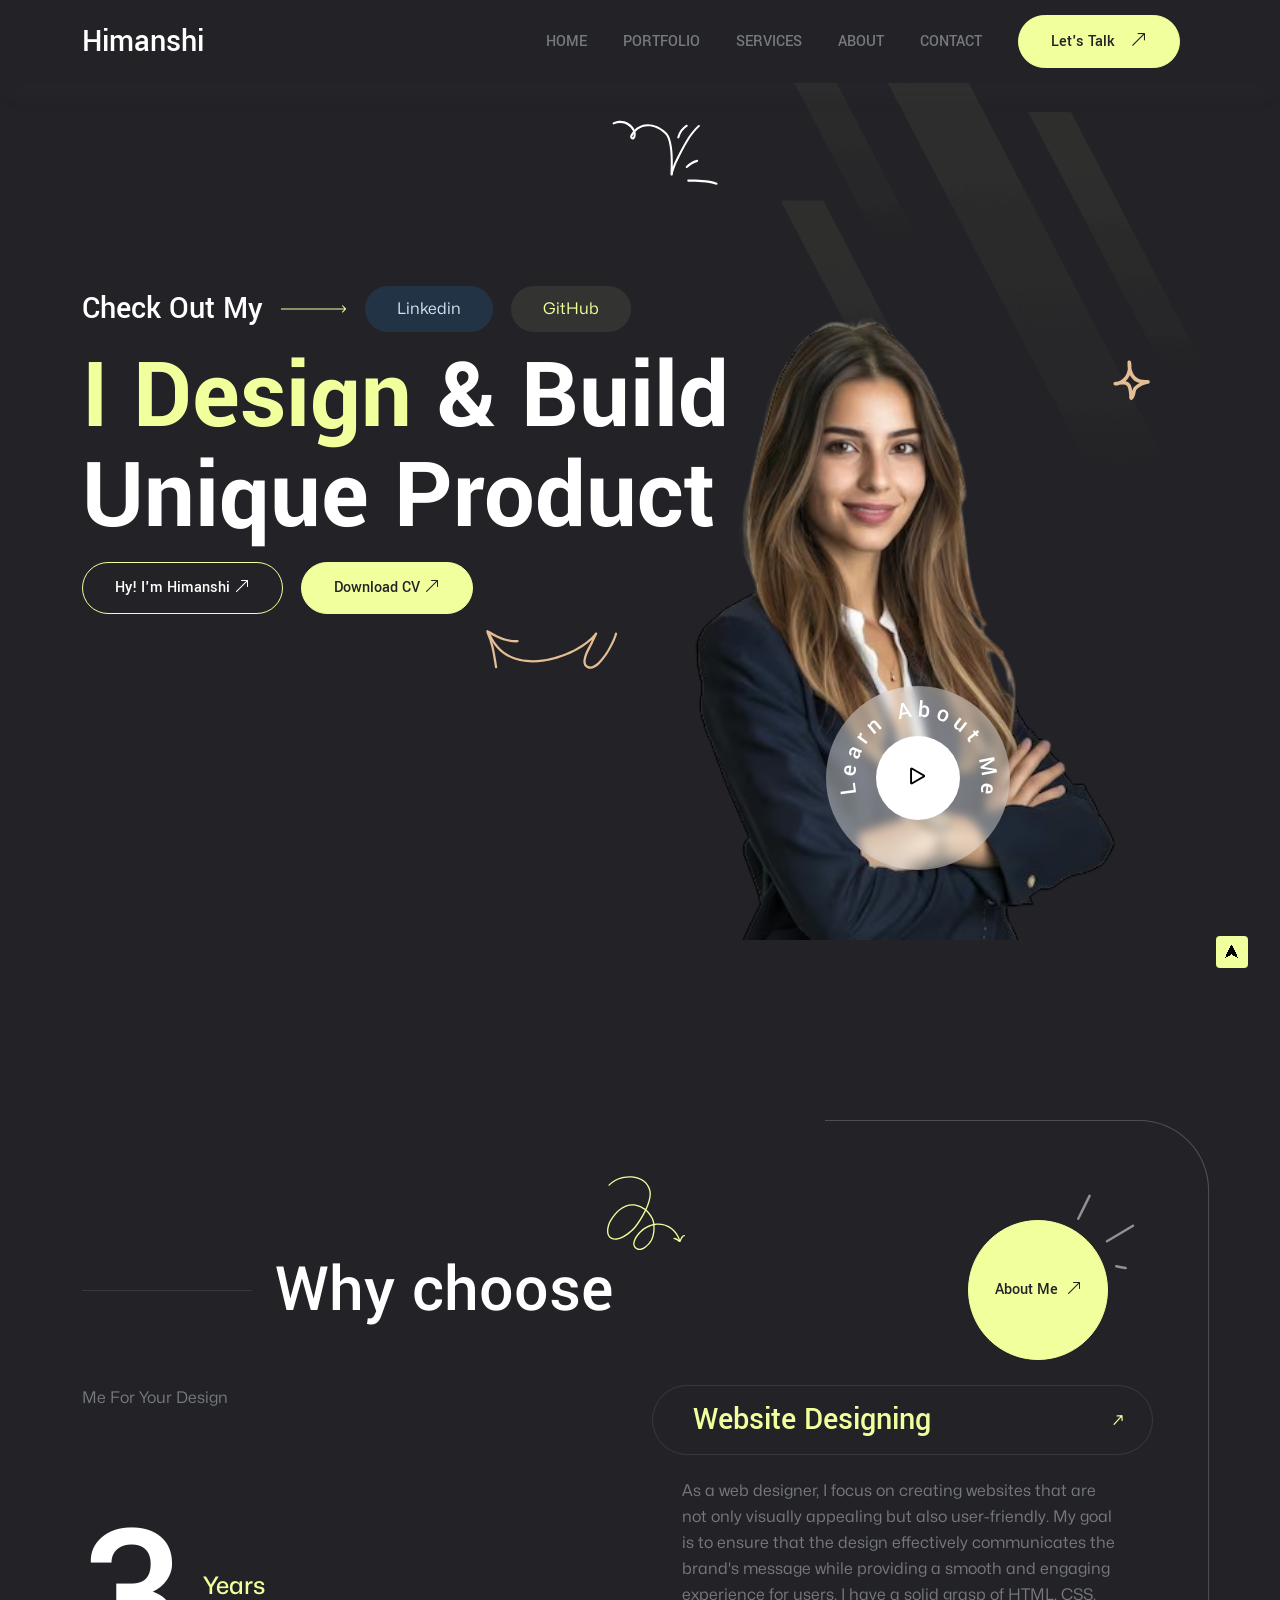
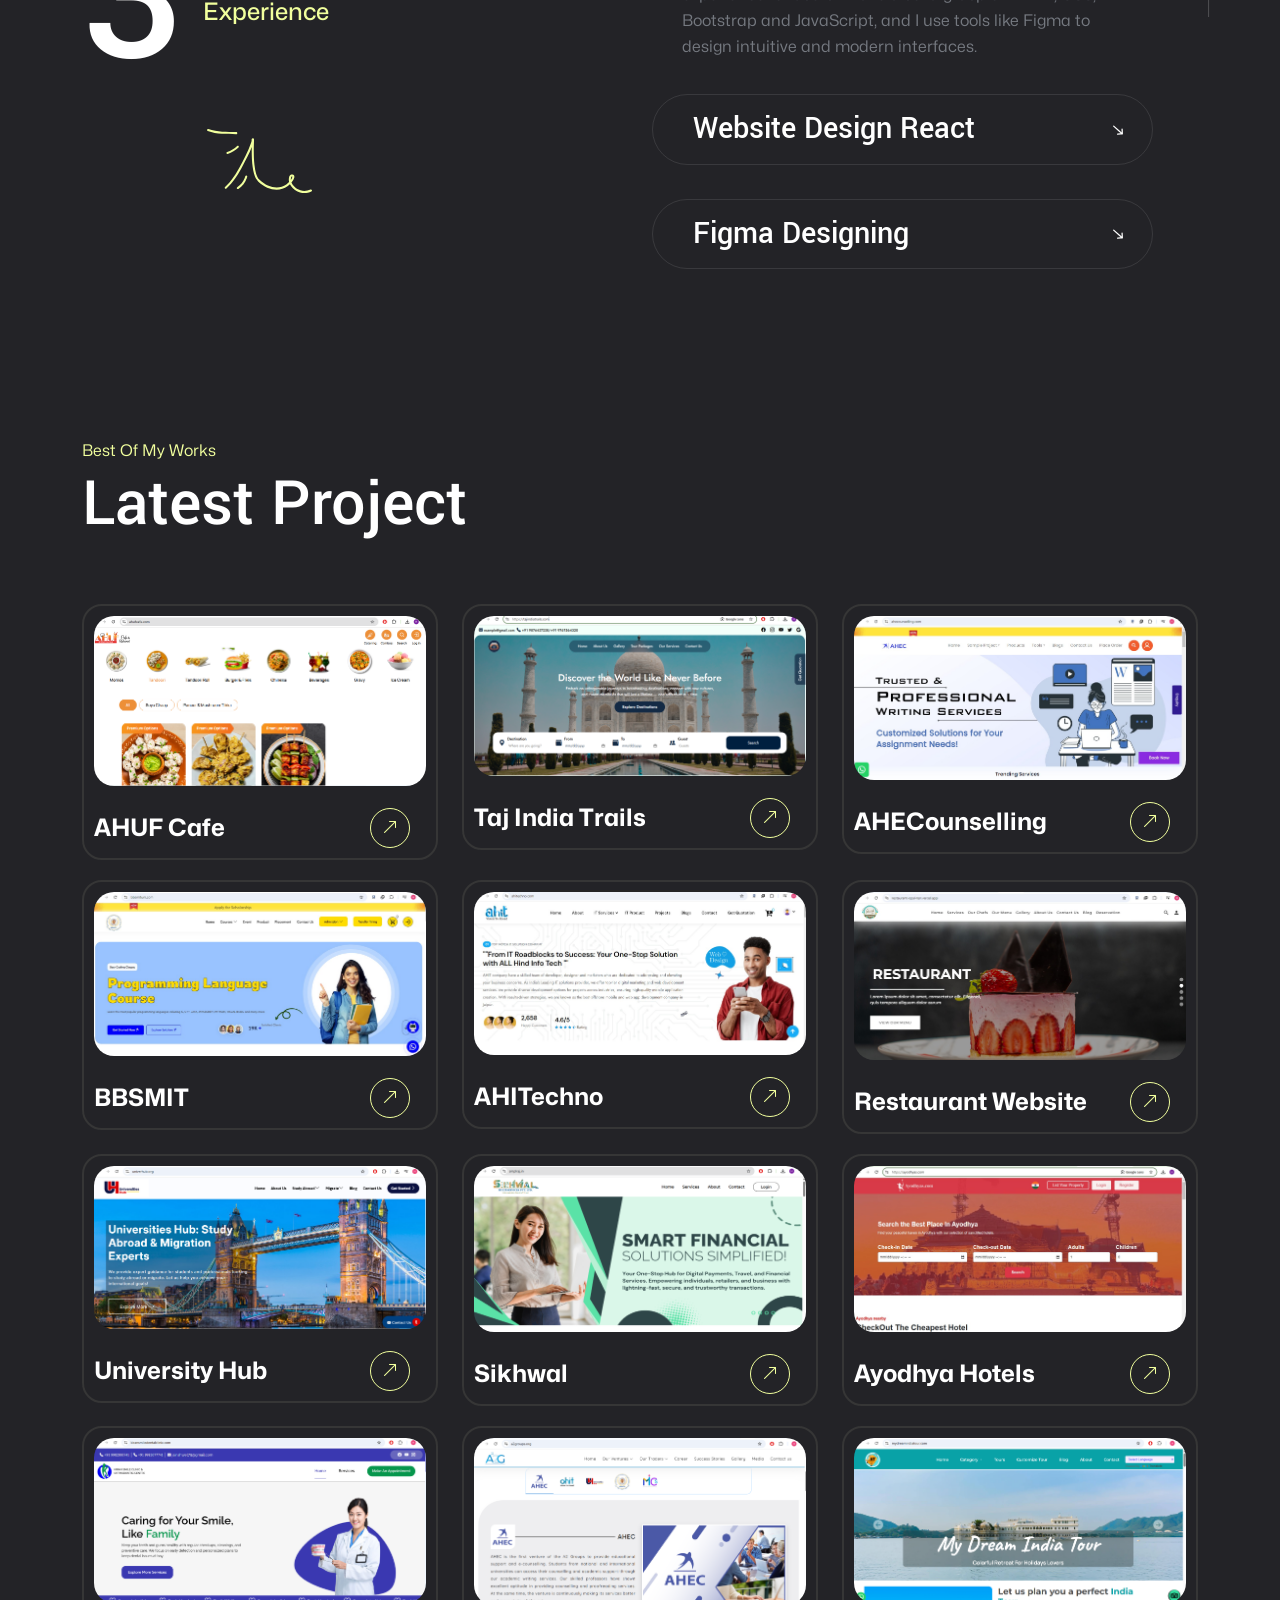
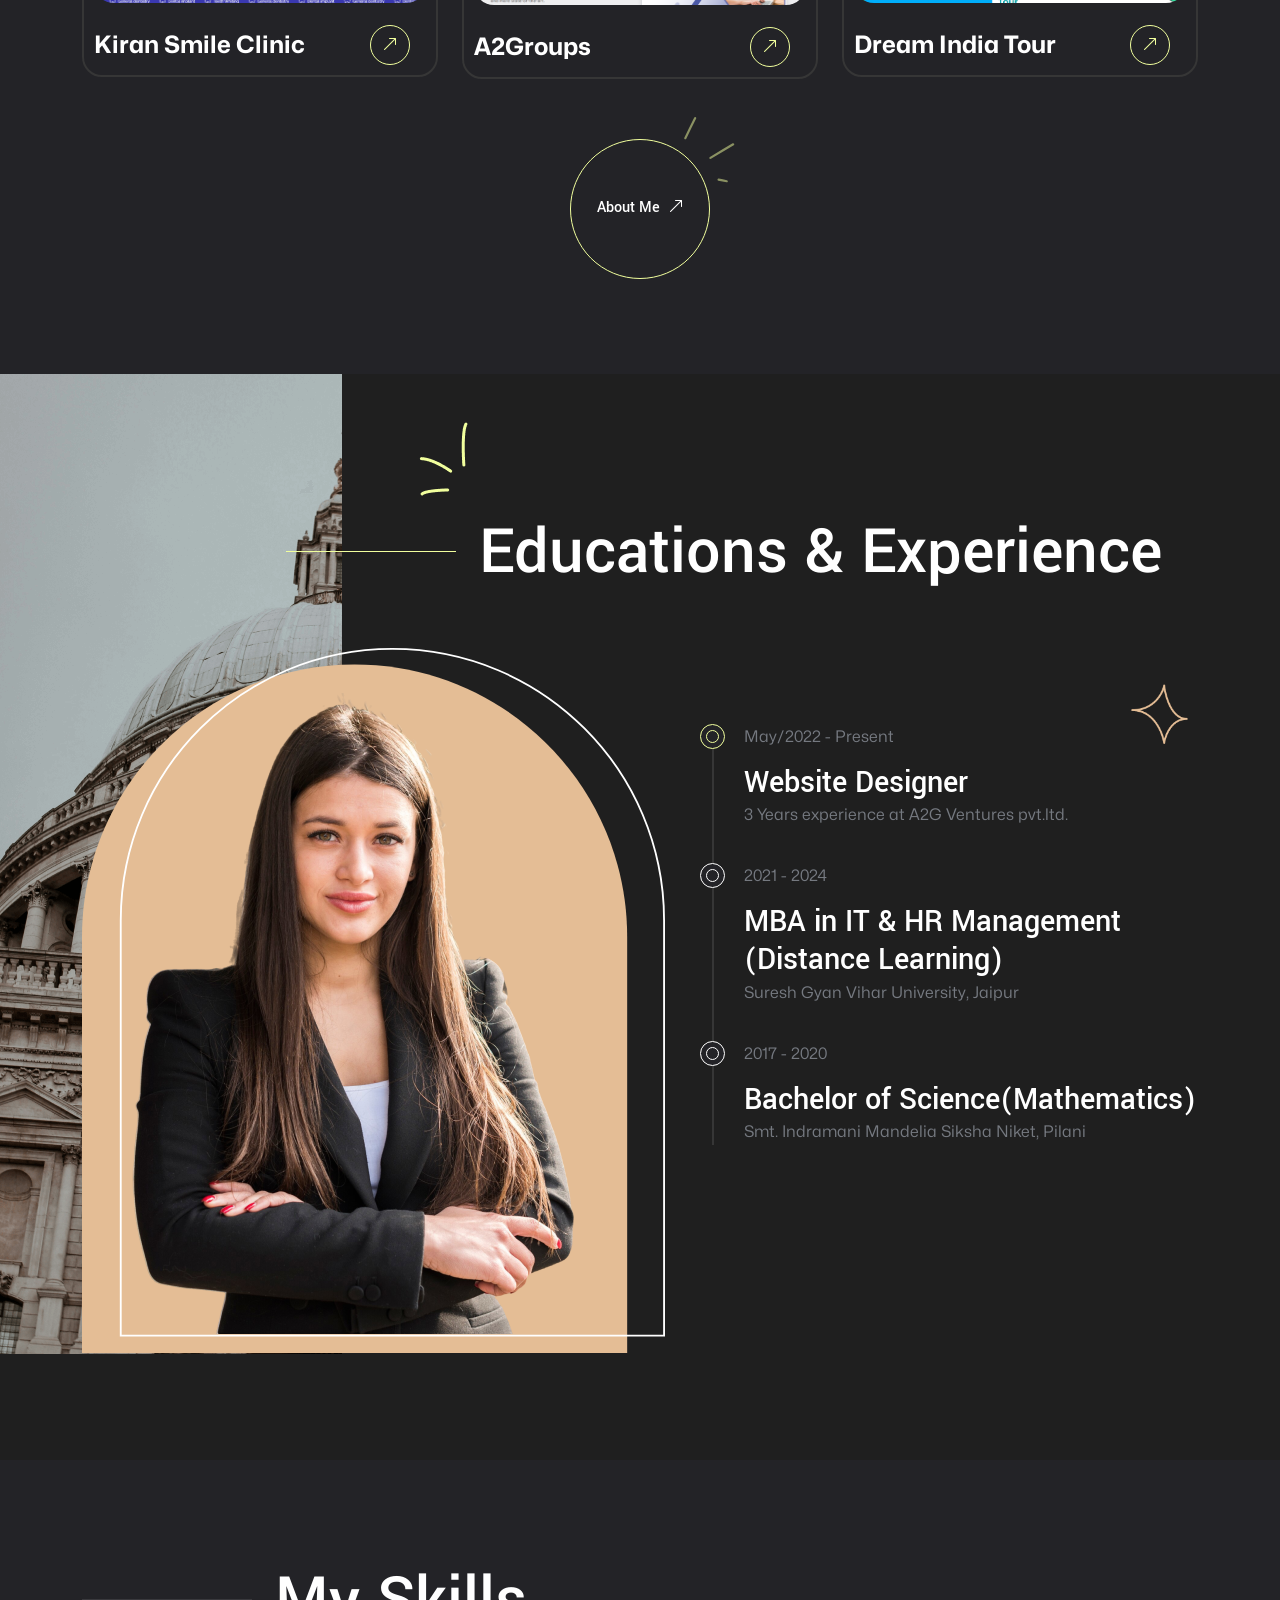
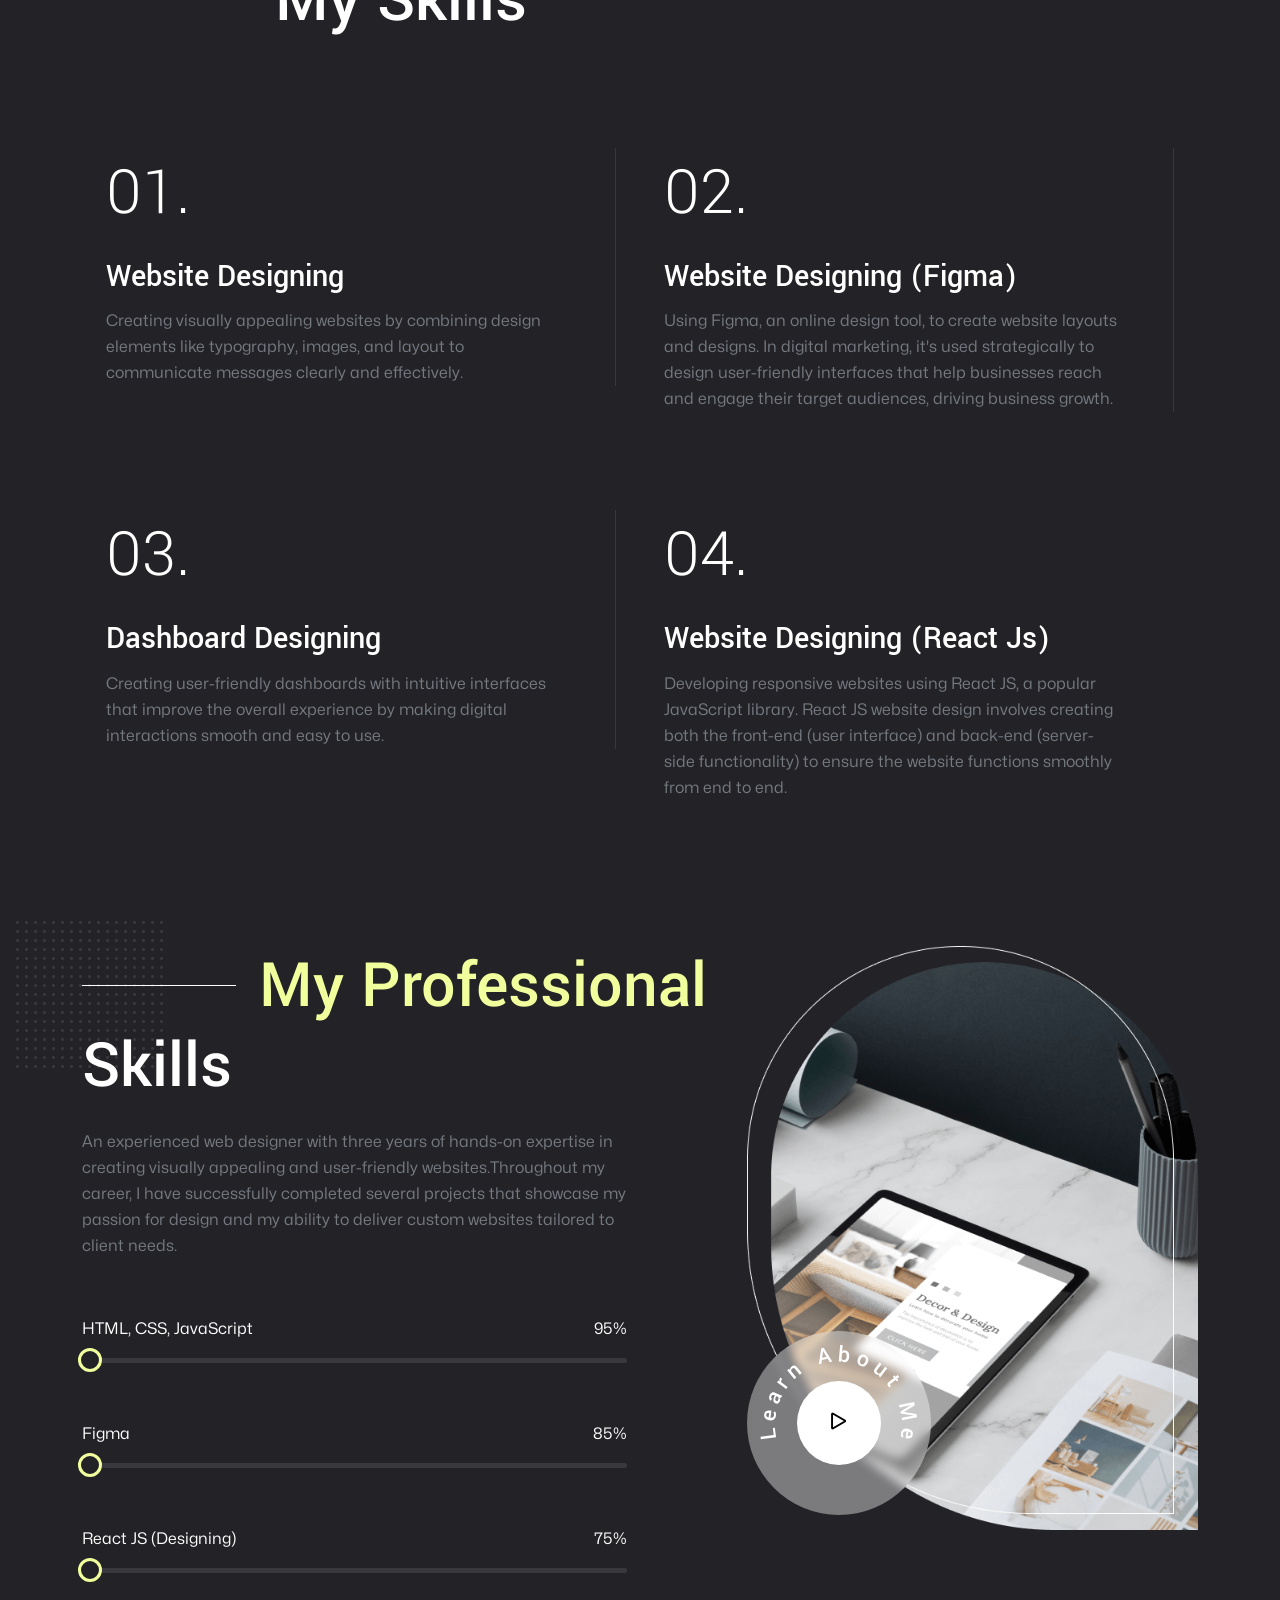
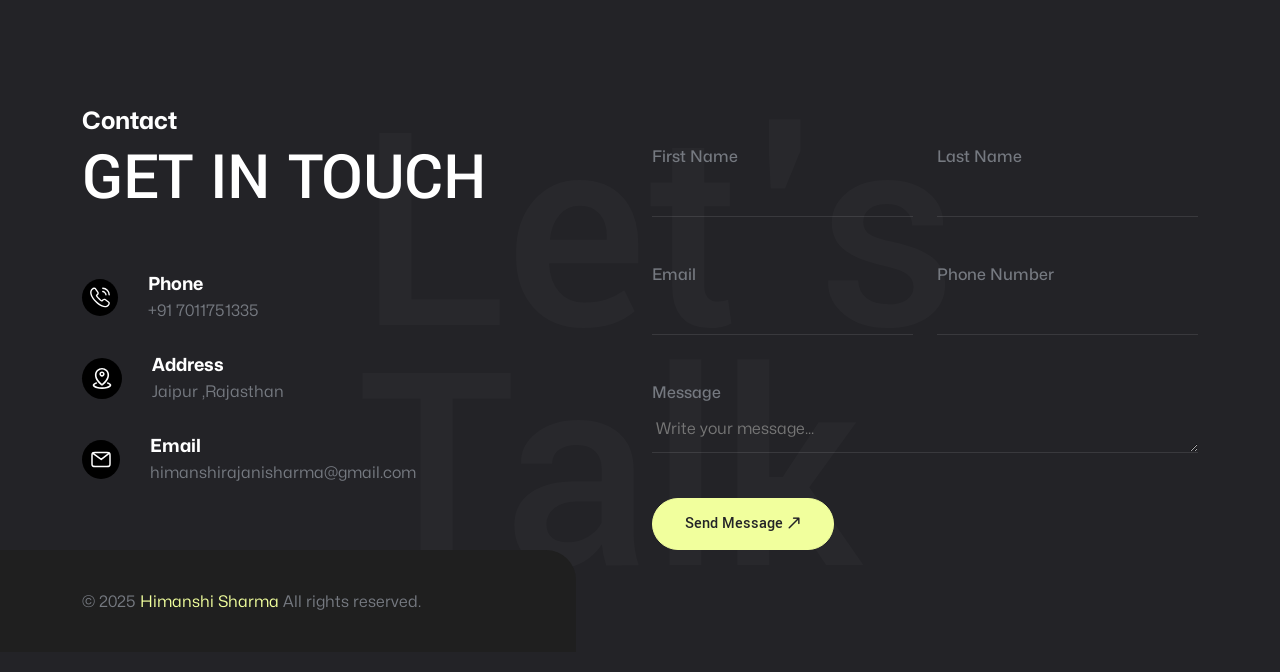
<file: index.html>
<!DOCTYPE html>
<html lang="en">

<head>
  <meta charset="UTF-8" />
  <meta name="viewport" content="width=device-width, initial-scale=1.0" />
  <!-- Title -->
  <title>Himanshi Sharma - Personal Portfolio</title>

  <!-- Favicon -->
  <link rel="icon" href="assets/images/logo-dark-theme.png" />

  <!-- CSS File -->
  <link rel="stylesheet" href="assets/css/bootstrap.min.css" />
  <link rel="stylesheet" href="assets/css/bootstrap-icons.min.css" />
  <link rel="stylesheet" href="assets/css/fontawesome.all.min.css" />
  <link rel="stylesheet" href="assets/css/fontawesome.min.css" />
  <link rel="stylesheet" href="assets/css/style.css" />
  <link rel="stylesheet" href="assets/css/responsive.css" />
</head>

<body id="dark">
  <!-- Preloader -->
  <div id="preloader">
    <div id="container" class="container-preloader">
      <div class="animation-preloader">
        <div class="spinner"></div>
        <div class="txt-loading">
          <span data-preloader-txt="P" class="characters">P</span>

          <span data-preloader-txt="O" class="characters">O</span>

          <span data-preloader-txt="R" class="characters">R</span>

          <span data-preloader-txt="T" class="characters">T</span>

          <span data-preloader-txt="F" class="characters">F</span>

          <span data-preloader-txt="O" class="characters">O</span>

          <span data-preloader-txt="L" class="characters">L</span>

          <span data-preloader-txt="I" class="characters">I</span>

          <span data-preloader-txt="O" class="characters">O</span>
        </div>
      </div>
      <div class="loader-section section-left"></div>
      <div class="loader-section section-right"></div>
    </div>
  </div>

  <!-- Header Area Start -->
  <header class="site-header site-header-absolute site-header-menu-right landing-1-menu site-header-sticky">
    <div class="container">
      <nav class="navbar site-navbar">
        <div class="brand-logo">
          <a href="#">
            <h4>Himanshi</h4>
          </a>
        </div>
        <div class="menu-block-wrapper">
          <div class="menu-overlay"></div>
          <nav class="menu-block" id="append-menu-header">
            <div class="mobile-menu-head">
              <div class="go-back">
                <i class="fa fa-angle-left"></i>
              </div>
              <div class="current-menu-title"></div>
              <div class="mobile-menu-close">&times;</div>
            </div>
            <ul class="site-menu-main">
              <li class="nav-item nav-item-has-children">
                <a href="#" class="nav-link-item drop-trigger">Home </a>
              </li>
              <li>
                <a href="#portfolio" class="nav-link-item">PORTFOLIO</a>
              </li>
              <li>
                <a href="#services" class="nav-link-item">SERVICES</a>
              </li>

              <li>
                <a href="#about-me" class="nav-link-item">ABOUT</a>
              </li>
              <li>
                <a href="#contact" class="nav-link-item">CONTACT</a>
              </li>
              <li>
                <a href="tel:+91 7011751335"><button type="button" class="btn theme-btn-two">
                    Let's Talk<i class="bi bi-arrow-up-right"></i></button></a>
              </li>
            </ul>
          </nav>
        </div>

        <div class="mobile-menu-trigger">
          <span></span>
        </div>
      </nav>
    </div>
  </header>
  <!-- Header Area End -->

  <!-- Main Area Start -->
  <main>
    <!-- Hero Area Start -->
    <section class="hero-area">
      <img class="pattern" src="assets/images/hero/pattern.png" alt="pattern" />

      <div class="container">
        <div class="row position-relative">
          <div class="col-lg-8">
            <div class="hero-info-wrapper">
              <div class="hero-info-inner">
                <img class="stylish-line" src="assets/images/hero/multi-line.svg" alt="stylish line" />
                <div class="social-media-wrapper">
                  <div class="check-out-text">
                    <h4>Check Out My</h4>
                    <img class="long-arrow" src="assets/images/hero/long-arrow.svg" alt="long arrow" />
                  </div>
                  <div class="social-button">
                    <a href="https://www.linkedin.com/in/himanshi-sharma-b840b9240" target="_blank"
                      class="bg-blue text-light-blue rounded-pill">
                      Linkedin
                    </a>

                    <a href="https://github.com/himanshisharma001" target="_blank"
                      class="bg-dark-yellow text-yellow rounded-pill">
                      GitHub
                    </a>
                  </div>
                </div>

                <div class="hero-title-heading-wrapper">
                  <h1>
                    <span>I Design</span>
                    & Build <br />Unique Product
                  </h1>

                  <div class="hero-btn-wrapper">
                    <button type="button" class="btn theme-btn-one">
                      Hy! I'm Himanshi
                      <i class="bi bi-arrow-up-right"></i>
                    </button>
                    <button type="button" class="btn theme-btn-two" id="downloadCvBtn">
                      Download CV
                      <i class="bi bi-arrow-up-right"></i>
                    </button>
                  </div>
                </div>

                <img class="stylish-arrow" src="assets/images/hero/style-arrow.svg" alt="stylish arrow" />
              </div>

            </div>
          </div>

          <div class="col-lg-4"></div>
          <div class="profile">
            <img class="profile-pic" src="assets/images/hero/business-women.png" alt="creativemela profile pic" />
            <img class="stylish-star" src="assets/images/hero/star.svg" alt="stylish star" />
          </div>

          <div class="big-round-shape">
            <div class="position-relative">
              <img class="round-text position-absolute" src="assets/images/hero/round-text.svg" alt="round text" />
              <button type="button" class="small-round-shape position-fixed video-btn">
                <i class="bi bi-play"></i>
              </button>
            </div>
          </div>
        </div>
      </div>
    </section>
    <!-- Hero Area End -->

    <!-- Why Choose US Area Start -->
    <section class="why-choose-us-area pt-285">
      <div class="container">
        <img class="style-img-1" src="assets/images/whyChoose/why-choose-us-area-style-2.svg" alt="stylish shape" />
        <img class="style-img-2" src="assets/images/whyChoose/why-choose-us-area-style-3.svg" alt="stylish shape" />
        <img class="style-img-3" src="assets/images/whyChoose/why-choose-us-area-style-4.svg" alt="stylish shape" />
        <div class="section-title-wrapper">
          <div class="section-title-inner">
            <span class="hr"></span>
            <h2>Why choose</h2>
          </div>
          <div class="round-btn-wrapper">
            <button class="btn theme-btn-two round-btn">
              About Me
              <i class="ms-2 bi bi-arrow-up-right"></i>
            </button>
          </div>
        </div>
        <div class="row">
          <div class="col-md-6">
            <div id="countUpArea2" class="years-experience-wrapper">
              <p>Me For Your Design</p>
              <div class="years-experience-text d-flex align-items-center">
                <h2>3</h2>
                <h5>Years<br />Experience</h5>
              </div>
              <img src="assets/images/whyChoose/why-choose-us-area-style-1.svg" alt="style img" />
            </div>
          </div>
          <div class="col-md-6">
            <div class="accordion" id="accordionExample">
              <div class="accordion-item">
                <h4 class="accordion-header">
                  <button class="accordion-button" type="button" data-bs-toggle="collapse" data-bs-target="#collapseOne"
                    aria-expanded="true" aria-controls="collapseOne">
                    Website Designing
                  </button>
                </h4>
                <div id="collapseOne" class="accordion-collapse collapse show" data-bs-parent="#accordionExample">
                  <div class="accordion-body">
                    <p>
                      As a web designer, I focus on creating websites that are
                      not only visually appealing but also user-friendly. My
                      goal is to ensure that the design effectively
                      communicates the brand's message while providing a
                      smooth and engaging experience for users. I have a solid
                      grasp of HTML, CSS, Bootstrap and JavaScript, and I use
                      tools like Figma to design intuitive and modern
                      interfaces.
                    </p>
                  </div>
                </div>
              </div>
              <div class="accordion-item">
                <h4 class="accordion-header">
                  <button class="accordion-button collapsed" type="button" data-bs-toggle="collapse"
                    data-bs-target="#collapseTwo" aria-expanded="false" aria-controls="collapseTwo">
                    Website Design React
                  </button>
                </h4>
                <div id="collapseTwo" class="accordion-collapse collapse" data-bs-parent="#accordionExample">
                  <div class="accordion-body">
                    <p>
                      I have recently enhanced my experience using React to
                      create dynamic and interactive user interfaces. My focus
                      is on designing efficient and scalable front-end
                      solutions by working with React components, managing
                      state, and setting up smooth navigation through routing.
                      I ensure that the design provides a seamless and
                      engaging experience for users.
                    </p>
                  </div>
                </div>
              </div>
              <div class="accordion-item">
                <h4 class="accordion-header">
                  <button class="accordion-button collapsed" type="button" data-bs-toggle="collapse"
                    data-bs-target="#collapseThree" aria-expanded="false" aria-controls="collapseThree">
                    Figma Designing
                  </button>
                </h4>
                <div id="collapseThree" class="accordion-collapse collapse" data-bs-parent="#accordionExample">
                  <div class="accordion-body">
                    <p>
                      Though I wouldn’t call myself a Figma expert, I have a
                      good working knowledge of the tool. I can comfortably
                      create basic designs and prototypes for web projects,
                      and I work closely with designers to make sure the final
                      product matches their creative vision while maintaining
                      technical accuracy.
                    </p>
                  </div>
                </div>
              </div>
            </div>
          </div>
        </div>
      </div>
    </section>
    <!-- Why Choose US Area End -->

    <!-- Project Area Start -->
    <section id="portfolio" class="project-area pt-135">
      <div class="container">
        <p class="h-p">Best Of My Works</p>
        <div class="section-title-wrapper">
          <div>
            <h2>Latest Project</h2>
          </div>
        </div>

        <div class="col-sm-12">
          <div class="projectsContainer row">
            <div class="grid-item col-lg-4 col-md-6 ui-ux">
              <div class="project-item">
                <img src="assets/images/projects/ahuf-cafe.png" alt="project img" />

                <div class="project-title-wrapper d-flex align-items-center justify-content-between">
                  <div>
                    <h5>AHUF Cafe</h5>
                  </div>
                  <a href="https://ahufcafe.com/" target="_blank"><button type="button" class="project-btn me-3">
                      <i class="bi bi-arrow-up-right"></i></button></a>
                </div>
              </div>
            </div>

            <div class="grid-item col-lg-4 col-md-6 graphics-design">
              <div class="project-item">
                <img src="assets/images/projects/tajindia-trails.png" alt="project img" />

                <div class="project-title-wrapper d-flex align-items-center justify-content-between">
                  <div>
                    <h5>Taj India Trails</h5>
                  </div>
                  <a href="https://tajindiatrails.com/" target="_blank"><button type="button" class="project-btn me-3">
                      <i class="bi bi-arrow-up-right"></i></button></a>
                </div>
              </div>
            </div>

            <div class="grid-item col-lg-4 col-md-6 apps-design">
              <div class="project-item">
                <img src="assets/images/projects/project-image3.jpeg" alt="project img" />

                <div class="project-title-wrapper d-flex align-items-center justify-content-between">
                  <div>
                    <h5>AHECounselling</h5>
                  </div>
                  <a href="https://www.ahecounselling.com/" target="_blank"><button type="button"
                      class="project-btn me-3">
                      <i class="bi bi-arrow-up-right"></i></button></a>
                </div>
              </div>
            </div>

            <div class="grid-item col-lg-4 col-md-6 graphics-design">
              <div class="project-item">
                <img src="assets/images/projects/project-image-4.jpeg" alt="project img" />

                <div class="project-title-wrapper d-flex align-items-center justify-content-between">
                  <div>
                    <h5>BBSMIT</h5>
                  </div>
                  <a href="https://bbsmituni.com/" target="_blank"><button type="button" class="project-btn me-3">
                      <i class="bi bi-arrow-up-right"></i>
                    </button>
                  </a>
                </div>
              </div>
            </div>

            <div class="grid-item col-lg-4 col-md-6 web-design">
              <div class="project-item">
                <img src="assets/images/projects/project-image-5.jpeg" alt="project img" />

                <div class="project-title-wrapper d-flex align-items-center justify-content-between">
                  <div>
                    <h5>AHITechno</h5>
                  </div>
                  <a href="https://ahitechno.com/" target="_blank"><button type="button" class="project-btn me-3">
                      <i class="bi bi-arrow-up-right"></i>
                    </button>
                  </a>
                </div>
              </div>
            </div>

            <div class="grid-item col-lg-4 col-md-6 apps-design">
              <div class="project-item">
                <img src="assets/images/projects/project-image6.jpeg" alt="project img" />

                <div class="project-title-wrapper d-flex align-items-center justify-content-between">
                  <div>
                    <h5>Restaurant Website</h5>
                  </div>
                  <a href="https://lajawab-resturant.netlify.app/" target="_blank">
                    <button type="button" class="project-btn me-3">
                      <i class="bi bi-arrow-up-right"></i>
                    </button>
                  </a>
                </div>
              </div>
            </div>

                  <div class="grid-item col-lg-4 col-md-6 ui-ux">
              <div class="project-item">
                <img src="assets/images/projects/unihub.png" alt="project img" />

                <div class="project-title-wrapper d-flex align-items-center justify-content-between">
                  <div>
                    <h5>University Hub</h5>
                  </div>
                  <a href="https://univerhub.org/" target="_blank"><button type="button" class="project-btn me-3">
                      <i class="bi bi-arrow-up-right"></i></button></a>
                </div>
              </div>
            </div>

            <div class="grid-item col-lg-4 col-md-6 web-design">
              <div class="project-item">
                <img src="assets/images/projects/smpl.png" alt="project img" />

                <div class="project-title-wrapper d-flex align-items-center justify-content-between">
                  <div>
                    <h5>Sikhwal</h5>
                  </div>
                  <a href="https://smplraj.in/" target="_blank"><button type="button"
                      class="project-btn me-3">
                      <i class="bi bi-arrow-up-right"></i>
                    </button>
                  </a>
                </div>
              </div>
            </div>

            <div class="grid-item col-lg-4 col-md-6 web-design">
              <div class="project-item">
                <img src="assets/images/projects/ayodhyaimg.jpeg" alt="project img" />

                <div class="project-title-wrapper d-flex align-items-center justify-content-between">
                  <div>
                    <h5>Ayodhya Hotels</h5>
                  </div>
                  <a href="https://ayodhyas.com/" target="_blank"><button type="button" class="project-btn me-3">
                      <i class="bi bi-arrow-up-right"></i>
                    </button>
                  </a>
                </div>
              </div>
            </div>

            <div class="grid-item col-lg-4 col-md-6 web-design">
              <div class="project-item">
                <img src="assets/images/projects/kiran-smile.png" alt="project img" />

                <div class="project-title-wrapper d-flex align-items-center justify-content-between">
                  <div>
                    <h5>Kiran Smile Clinic</h5>
                  </div>
                  <a href="https://www.kiransmiledentalclinic.com/" target="_blank"><button type="button" class="project-btn me-3">
                      <i class="bi bi-arrow-up-right"></i>
                    </button>
                  </a>
                </div>
              </div>
            </div>

            <div class="grid-item col-lg-4 col-md-6 web-design">
              <div class="project-item">
                <img src="assets/images/projects/a2groups.png" alt="project img" />

                <div class="project-title-wrapper d-flex align-items-center justify-content-between">
                  <div>
                    <h5>A2Groups</h5>
                  </div>
                  <a href="https://a2groups.org/" target="_blank"><button type="button" class="project-btn me-3">
                      <i class="bi bi-arrow-up-right"></i>
                    </button>
                  </a>
                </div>
              </div>
            </div>

              <div class="grid-item col-lg-4 col-md-6 web-design">
              <div class="project-item">
                <img src="assets/images/projects/dreamindia.png" alt="project img" />

                <div class="project-title-wrapper d-flex align-items-center justify-content-between">
                  <div>
                    <h5>Dream India Tour</h5>
                  </div>
                  <a href="https://mydreamindiatour.com/" target="_blank"><button type="button" class="project-btn me-3">
                      <i class="bi bi-arrow-up-right"></i>
                    </button>
                  </a>
                </div>
              </div>
            </div>

          </div>
        </div>

        <div class="round-btn-wrapper position-relative">
          <img src="assets/images/projects/stylish-shape.svg" alt="stylish shape" />
          <button class="btn round-btn">
            About Me
            <i class="ms-2 bi bi-arrow-up-right"></i>
          </button>
        </div>
      </div>
    </section>
    <!-- Projects Area End -->

    <!-- Education & Experience Area Start -->
    <section id="about-me" class="education-area mt-95">
      <div class="container-wrapper">
        <div class="container">
          <img class="line-shape" src="assets/images/educations/style-1.png" alt="line shape" />
          <div class="section-title-wrapper">
            <span class="hr"></span>
            <h2>Educations & Experience</h2>
          </div>
          <div class="row">
            <div class="col-lg-6 col-md-6">
              <div class="profile-pic-wrapper">
                <img class="profile-pic" src="assets/images/educations/businesswoman.png" alt="woman" />
                <img class="profile-bg-line" src="assets/images/educations/profile-bg-line-white.svg"
                  alt="profile bg line" />

                <img class="profile-bg" src="assets/images/educations/profile-bg-brown.svg" alt="profile pic bg" />
              </div>
            </div>
            <div class="timeline-wrapper col-lg-6 col-md-6">
              <div class="timeline">
                <div class="timeline-item-wrapper">
                  <span class="circle"><span></span></span>
                  <p class="years">May/2022 - Present</p>
                  <div class="experience-details">
                    <h4>Website Designer</h4>
                    <p>3 Years experience at A2G Ventures pvt.ltd.</p>
                  </div>

                </div>
                <div class="timeline-item-wrapper">
                  <span class="circle border-white"><span class="border-white"></span></span>
                  <p class="years">2021 - 2024</p>
                  <div class="experience-details">
                    <h4>MBA in IT & HR Management (Distance Learning)</h4>
                    <p>Suresh Gyan Vihar University, Jaipur</p>
                  </div>
                </div>
                <div class="timeline-item-wrapper">
                  <span class="circle border-white"><span class="border-white"></span></span>
                  <p class="years">2017 - 2020</p>
                  <div class="experience-details">
                    <h4>Bachelor of Science(Mathematics)</h4>
                    <p>Smt. Indramani Mandelia Siksha Niket, Pilani</p>
                  </div>
                </div>
                <img class="rectangle-shape" src="assets/images/educations/style-2.png" alt="style shape" />
              </div>
            </div>
          </div>
        </div>
      </div>
      <div class="extra-div"></div>
    </section>
    <!-- Education & Experience Area End -->

    <!-- Service Area Start -->
    <section id="services" class="service-area pt-190">
      <div class="container">
        <img src="assets/images/circle-services.svg" alt="circle" />
        <div class="section-title-wrapper">
          <div class="section-title-inner">
            <span class="hr"></span>
            <h2>My Skills</h2>
          </div>
        </div>

        <div class="services-wrapper">
          <div class="row g-md-5 g-sm-0">
            <div class="col-lg-6 col-md-6">
              <div class="single-service service-one">
                <h2>01.</h2>
                <h4>Website Designing</h4>
                <p>
                  Creating visually appealing websites by combining design
                  elements like typography, images, and layout to communicate
                  messages clearly and effectively.
                </p>
              </div>
            </div>
            <div class="col-lg-6 col-md-6">
              <div class="single-service service-two">
                <h2>02.</h2>
                <h4>Website Designing (Figma)</h4>
                <p>
                  Using Figma, an online design tool, to create website
                  layouts and designs. In digital marketing, it's used
                  strategically to design user-friendly interfaces that help
                  businesses reach and engage their target audiences, driving
                  business growth.
                </p>
              </div>
            </div>

            <div class="col-lg-6 col-md-6">
              <div class="single-service service-five">
                <h2>03.</h2>
                <h4>Dashboard Designing</h4>
                <p>
                  Creating user-friendly dashboards with intuitive interfaces
                  that improve the overall experience by making digital
                  interactions smooth and easy to use.
                </p>
              </div>
            </div>
            <div class="col-lg-6 col-md-6">
              <div class="single-service service-six">
                <h2>04.</h2>
                <h4>Website Designing (React Js)</h4>
                <p>
                  Developing responsive websites using React JS, a popular
                  JavaScript library. React JS website design involves
                  creating both the front-end (user interface) and back-end
                  (server-side functionality) to ensure the website functions
                  smoothly from end to end.
                </p>
              </div>
            </div>
          </div>
        </div>
      </div>
    </section>
    <!-- Service Area End -->

    <!-- Skills Area Start -->
    <section class="skills-area pt-95">
      <div class="container">
        <div class="row">
          <div class="col-xl-7 col-md-6 col-12">
            <div class="skills-info">
              <div class="section-title-wrapper">
                <span class="hr"></span>
                <h2>My Professional</h2>
              </div>
              <h2 class="skills-heading">
                Skills
              </h2>
              <p class="pe-xl-5 me-xl-4">
                An experienced web designer with three years of hands-on
                expertise in creating visually appealing and user-friendly
                websites.Throughout my career, I have successfully completed
                several projects that showcase my passion for design and my
                ability to deliver custom websites tailored to client needs.
              </p>
              <div class="skills-progress-wrapper">
                <div class="skills pe-xl-5 me-xl-5">
                  <div class="skill-text">
                    <p>HTML, CSS, JavaScript</p>
                    <p><span>95</span>%</p>
                  </div>
                  <div class="progress-bg-line">
                    <div class="progress-animated-line">
                      <span></span>
                    </div>
                  </div>
                  <div class="skill-text">
                    <p>Figma</p>
                    <p><span>85</span>%</p>
                  </div>
                  <div class="progress-bg-line">
                    <div class="progress-animated-line">
                      <span></span>
                    </div>
                  </div>
                  <div class="skill-text">
                    <p>React JS (Designing)</p>
                    <p><span>75</span>%</p>
                  </div>
                  <div class="progress-bg-line">
                    <div class="progress-animated-line">
                      <span></span>
                    </div>
                  </div>
                </div>
              </div>
            </div>
          </div>
          <div class="col-xl-5 col-md-6 col-12">
            <div class="skill-img-btn-wrapper position-relative">
              <img src="assets/images/skills/skill-area-dark-v.png" alt="skills" />

              <div class="big-round-shape">
                <div class="position-relative">
                  <img class="round-text position-absolute" src="assets/images/hero/round-text.svg" alt="round text" />
                  <button type="button" class="small-round-shape position-fixed video-btn">
                    <i class="bi bi-play"></i>
                  </button>
                </div>
              </div>
            </div>
          </div>
        </div>
      </div>
    </section>
    <!-- Skills Area End -->

    <!-- Contact Area Start -->
    <section id="contact" class="contact-area">
      <h2 class="bg-text">Let's Talk</h2>
      <img class="circle-img" src="assets/images/circle-contact-area.svg" alt="img-circle" />
      <div class="container">
        <div class="row">
          <div class="col-lg-6 col-sm-12">
            <div class="contact-title">
              <h5>Contact</h5>
              <h2>GET IN TOUCH</h2>
            </div>
            <ul class="contact-meta-info-area">
              <li>
                <div class="contact-meta-info">
                  <div class="contact-meta-icon">
                    <svg width="22" height="23" viewBox="0 0 24 25" fill="none" xmlns="http://www.w3.org/2000/svg">
                      <path
                        d="M21.97 18.7734C21.97 19.1334 21.89 19.5034 21.72 19.8634C21.55 20.2234 21.33 20.5634 21.04 20.8834C20.55 21.4234 20.01 21.8134 19.4 22.0634C18.8 22.3134 18.15 22.4434 17.45 22.4434C16.43 22.4434 15.34 22.2034 14.19 21.7134C13.04 21.2234 11.89 20.5634 10.75 19.7334C9.6 18.8934 8.51 17.9634 7.47 16.9334C6.44 15.8934 5.51 14.8034 4.68 13.6634C3.86 12.5234 3.2 11.3834 2.72 10.2534C2.24 9.11336 2 8.02336 2 6.98336C2 6.30336 2.12 5.65336 2.36 5.05336C2.6 4.44336 2.98 3.88336 3.51 3.38336C4.15 2.75336 4.85 2.44336 5.59 2.44336C5.87 2.44336 6.15 2.50336 6.4 2.62336C6.66 2.74336 6.89 2.92336 7.07 3.18336L9.39 6.45336C9.57 6.70336 9.7 6.93336 9.79 7.15336C9.88 7.36336 9.93 7.57336 9.93 7.76336C9.93 8.00336 9.86 8.24336 9.72 8.47336C9.59 8.70336 9.4 8.94336 9.16 9.18336L8.4 9.97336C8.29 10.0834 8.24 10.2134 8.24 10.3734C8.24 10.4534 8.25 10.5234 8.27 10.6034C8.3 10.6834 8.33 10.7434 8.35 10.8034C8.53 11.1334 8.84 11.5634 9.28 12.0834C9.73 12.6034 10.21 13.1334 10.73 13.6634C11.27 14.1934 11.79 14.6834 12.32 15.1334C12.84 15.5734 13.27 15.8734 13.61 16.0534C13.66 16.0734 13.72 16.1034 13.79 16.1334C13.87 16.1634 13.95 16.1734 14.04 16.1734C14.21 16.1734 14.34 16.1134 14.45 16.0034L15.21 15.2534C15.46 15.0034 15.7 14.8134 15.93 14.6934C16.16 14.5534 16.39 14.4834 16.64 14.4834C16.83 14.4834 17.03 14.5234 17.25 14.6134C17.47 14.7034 17.7 14.8334 17.95 15.0034L21.26 17.3534C21.52 17.5334 21.7 17.7434 21.81 17.9934C21.91 18.2434 21.97 18.4934 21.97 18.7734Z"
                        stroke="white" stroke-width="1.5" stroke-miterlimit="10" />
                      <path
                        d="M18.5 9.44336C18.5 8.84336 18.03 7.92336 17.33 7.17336C16.69 6.48336 15.84 5.94336 15 5.94336"
                        stroke="white" stroke-width="1.5" stroke-linecap="round" stroke-linejoin="round" />
                      <path d="M22 9.44336C22 5.57336 18.87 2.44336 15 2.44336" stroke="white" stroke-width="1.5"
                        stroke-linecap="round" stroke-linejoin="round" />
                    </svg>
                  </div>
                  <div class="contact-meta">
                    <h6>Phone</h6>
                    <a href="tel:+91 7011751335">+91 7011751335</a>
                  </div>
                </div>
              </li>
              <li>
                <div class="contact-meta-info">
                  <div class="contact-meta-icon location-svg">
                    <svg width="26" height="27" viewBox="0 0 24 25" fill="none" xmlns="http://www.w3.org/2000/svg">
                      <path
                        d="M11.2707 17.8541L10.7458 18.3897L10.7697 18.4131L10.7956 18.4344L11.2707 17.8541ZM7.88302 5.12994L8.41041 5.66319L7.88302 5.12994ZM16.1171 5.12995L16.6445 4.5967L16.1171 5.12995ZM12.7295 17.8541L13.2046 18.4344L13.2332 18.411L13.2593 18.3849L12.7295 17.8541ZM11.7745 18.1768L11.9778 17.4549L11.9778 17.4549L11.7745 18.1768ZM12.2254 18.1768L12.0222 17.4549L12.0222 17.4549L12.2254 18.1768ZM17.4661 15.9204C17.0745 15.7854 16.6476 15.9934 16.5126 16.385C16.3776 16.7766 16.5856 17.2035 16.9772 17.3385L17.4661 15.9204ZM19.6833 18.1724L19.0555 18.5828V18.5828L19.6833 18.1724ZM19.8488 18.7046L19.1025 18.6298V18.6298L19.8488 18.7046ZM19.5266 19.3254L20.0912 19.8191H20.0912L19.5266 19.3254ZM16.6887 20.8322L16.4797 20.1119L16.6887 20.8322ZM11.9859 21.4434L11.9864 20.6934H11.9864L11.9859 21.4434ZM7.28851 20.8256L7.07811 21.5455L7.28851 20.8256ZM4.46575 19.3166L5.03297 18.8259H5.03297L4.46575 19.3166ZM4.15082 18.6997L3.40397 18.7684H3.40397L4.15082 18.6997ZM4.3221 18.1643L4.9473 18.5786H4.9473L4.3221 18.1643ZM7.04272 17.3317C7.4346 17.1975 7.64352 16.7711 7.50935 16.3792C7.37518 15.9873 6.94873 15.7784 6.55685 15.9126L7.04272 17.3317ZM12 9.34748C11.4955 9.34748 11.0865 8.93848 11.0865 8.43395H9.58651C9.58651 9.76691 10.6671 10.8475 12 10.8475V9.34748ZM11.0865 8.43395C11.0865 7.92942 11.4955 7.52042 12 7.52042V6.02042C10.6671 6.02042 9.58651 7.101 9.58651 8.43395H11.0865ZM12 7.52042C12.5046 7.52042 12.9136 7.92942 12.9136 8.43395H14.4136C14.4136 7.101 13.333 6.02042 12 6.02042V7.52042ZM12.9136 8.43395C12.9136 8.93848 12.5046 9.34748 12 9.34748V10.8475C13.333 10.8475 14.4136 9.76691 14.4136 8.43395H12.9136ZM11.7957 17.3184C11.0494 16.587 9.83339 15.4853 8.78593 14.065C7.73913 12.6455 6.92769 10.9926 6.92769 9.20175H5.42769C5.42769 11.4465 6.44025 13.4115 7.57871 14.9553C8.71652 16.4981 10.047 17.7049 10.7458 18.3897L11.7957 17.3184ZM6.92769 9.20175C6.92769 7.87613 7.46006 6.60309 8.41041 5.66319L7.35563 4.59669C6.12217 5.81659 5.42769 7.47293 5.42769 9.20175H6.92769ZM8.41041 5.66319C9.36103 4.72301 10.6521 4.19336 12.0001 4.19336V2.69336C10.2596 2.69336 8.58881 3.37706 7.35563 4.59669L8.41041 5.66319ZM12.0001 4.19336C13.348 4.19336 14.639 4.72301 15.5897 5.6632L16.6445 4.5967C15.4113 3.37707 13.7405 2.69336 12.0001 2.69336V4.19336ZM15.5897 5.6632C16.54 6.6031 17.0724 7.8761 17.0724 9.20172H18.5724C18.5724 7.47291 17.8779 5.81661 16.6445 4.5967L15.5897 5.6632ZM17.0724 9.20172C17.0724 10.9891 16.2429 12.6557 15.1834 14.0856C14.1233 15.5164 12.9091 16.6152 12.1997 17.3232L13.2593 18.3849C13.9101 17.7353 15.2423 16.5257 16.3886 14.9786C17.5355 13.4307 18.5724 11.4499 18.5724 9.20172H17.0724ZM10.7956 18.4344C10.9872 18.5912 11.2243 18.8011 11.5713 18.8988L11.9778 17.4549C11.9773 17.4548 11.978 17.455 11.9796 17.4555C11.9812 17.4561 11.9824 17.4567 11.9829 17.457C11.9842 17.4575 11.9786 17.4551 11.9629 17.4445C11.946 17.4331 11.9219 17.4155 11.8845 17.386C11.8466 17.3562 11.8035 17.3209 11.7459 17.2738L10.7956 18.4344ZM12.2543 17.2738C12.1967 17.321 12.1535 17.3563 12.1156 17.3861C12.0782 17.4156 12.0541 17.4331 12.0373 17.4444C12.0217 17.455 12.0162 17.4574 12.0174 17.4568C12.0196 17.4558 12.0223 17.4549 12.0222 17.4549L12.4287 18.8988C12.7756 18.8011 13.0122 18.5919 13.2046 18.4344L12.2543 17.2738ZM11.5713 18.8988C11.8341 18.9728 12.1659 18.9728 12.4287 18.8988L12.0222 17.4549C12.0341 17.4515 12.0369 17.4518 12.0293 17.4527C12.0226 17.4535 12.0123 17.4543 12 17.4543C11.9877 17.4543 11.9774 17.4535 11.9706 17.4527C11.963 17.4518 11.9659 17.4515 11.9778 17.4549L11.5713 18.8988ZM16.9772 17.3385C18.2249 17.7687 18.8504 18.269 19.0555 18.5828L20.3111 17.7621C19.8344 17.0328 18.8279 16.39 17.4661 15.9204L16.9772 17.3385ZM19.0555 18.5828C19.0762 18.6144 19.0884 18.6377 19.0954 18.6528C19.0989 18.6604 19.1011 18.666 19.1024 18.6696C19.1037 18.6732 19.1042 18.675 19.1042 18.6751C19.1042 18.6751 19.1038 18.6738 19.1034 18.671C19.1029 18.6683 19.1024 18.6645 19.1021 18.6599C19.1013 18.6503 19.1015 18.6399 19.1025 18.6298L20.595 18.7795C20.6265 18.4653 20.5476 18.124 20.3111 17.7621L19.0555 18.5828ZM19.1025 18.6298C19.1075 18.5801 19.1191 18.6521 18.962 18.8317L20.0912 19.8191C20.4061 19.459 20.5624 19.1047 20.595 18.7795L19.1025 18.6298ZM18.962 18.8317C18.6143 19.2294 17.8097 19.7261 16.4797 20.1119L16.8977 21.5525C18.3422 21.1334 19.4683 20.5314 20.0912 19.8191L18.962 18.8317ZM16.4797 20.1119C15.1907 20.4859 13.6194 20.6945 11.9864 20.6934L11.9853 22.1934C13.7364 22.1946 15.4514 21.9721 16.8977 21.5525L16.4797 20.1119ZM11.9864 20.6934C10.3534 20.6922 8.7842 20.4814 7.49891 20.1057L7.07811 21.5455C8.52107 21.9672 10.2343 22.1921 11.9853 22.1934L11.9864 20.6934ZM7.49891 20.1057C6.17223 19.718 5.37461 19.2209 5.03297 18.8259L3.89853 19.8073C4.51553 20.5205 5.63692 21.1243 7.07811 21.5455L7.49891 20.1057ZM5.03297 18.8259C4.87949 18.6485 4.89292 18.5794 4.89766 18.631L3.40397 18.7684C3.43382 19.0928 3.58667 19.4468 3.89853 19.8073L5.03297 18.8259ZM4.89766 18.631C4.89863 18.6415 4.89868 18.6519 4.89789 18.6613C4.8971 18.6706 4.89578 18.6754 4.8959 18.675C4.89607 18.6744 4.90466 18.643 4.9473 18.5786L3.6969 17.7501C3.45691 18.1122 3.37506 18.4542 3.40397 18.7684L4.89766 18.631ZM4.9473 18.5786C5.15802 18.2606 5.79141 17.7601 7.04272 17.3317L6.55685 15.9126C5.19146 16.38 4.17982 17.0213 3.6969 17.7501L4.9473 18.5786Z"
                        fill="white" />
                    </svg>
                  </div>
                  <div class="contact-meta">
                    <h6>Address</h6>
                    <p>Jaipur ,Rajasthan</p>
                  </div>
                </div>
              </li>
              <li>
                <div class="contact-meta-info">
                  <div class="contact-meta-icon">
                    <svg width="24" height="25" viewBox="0 0 24 25" fill="none" xmlns="http://www.w3.org/2000/svg">
                      <path
                        d="M4 6.44336L12.2286 12.4434L19.9999 6.44336M21 8.64331V16.2433C21 17.3634 21.0002 17.9236 20.7822 18.3514C20.5905 18.7277 20.2841 19.0336 19.9078 19.2253C19.48 19.4433 18.9203 19.4434 17.8002 19.4434H6.2002C5.08009 19.4434 4.51962 19.4433 4.0918 19.2253C3.71547 19.0336 3.40973 18.7277 3.21799 18.3514C3 17.9236 3 17.3634 3 16.2433V8.64331C3 7.52321 3 6.96322 3.21799 6.5354C3.40973 6.15908 3.71547 5.85309 4.0918 5.66135C4.51962 5.44336 5.08009 5.44336 6.2002 5.44336H17.8002C18.9203 5.44336 19.48 5.44336 19.9078 5.66135C20.2841 5.85309 20.5905 6.15908 20.7822 6.5354C21.0002 6.96322 21 7.52321 21 8.64331Z"
                        stroke="white" stroke-width="1.5" stroke-linecap="round" stroke-linejoin="round" />
                    </svg>
                  </div>
                  <div class="contact-meta">
                    <h6>Email</h6>
                    <a href="mailto:himanshirajanisharma@gmail.com">himanshirajanisharma@gmail.com</a>
                  </div>
                </div>
              </li>
            </ul>
          </div>
          <div class="col-lg-6 col-sm-12">
            <div>
              <form action="#">
                <div class="user-details row">
                  <div class="input-box col-md-6">
                    <label class="details" for="fname">First Name</label>
                    <input type="text" class="text" placeholder="" required id="fname" />
                  </div>
                  <div class="input-box col-md-6">
                    <label class="details" for="lname">Last Name</label>
                    <input type="text" class="text" placeholder="" required id="lname" />
                  </div>
                  <span class="margin-top-45"></span>
                  <div class="input-box col-md-6">
                    <label class="details" for="mail">Email</label>
                    <input type="email" class="text" placeholder="" required id="mail" />
                  </div>
                  <div class="input-box col-md-6">
                    <label class="details" for="telNo">Phone Number</label>
                    <input type="tel" class="text" placeholder="" required id="telNo" />
                  </div>
                </div>
                <div class="user-message">
                  <label class="details" for="msg">Message</label>
                  <textarea name="msg" id="msg" cols="1" rows="1" placeholder="Write your message..."
                    required></textarea>
                </div>
                <button class="btn theme-btn-two" type="submit">
                  Send Message
                  <i class="bi bi-arrow-up-right"></i>
                </button>
              </form>
            </div>
          </div>
        </div>
      </div>
    </section>
    <!-- Contact Area End -->
  </main>
  <!-- Main Area End -->

  <!-- Footer Area Start -->
  <footer>
    <div class="footer-wrapper"></div>
    <div class="container">
      <p>
        &copy; 2025
        <a href="#" target="_blank">Himanshi Sharma</a>
        All rights reserved.
      </p>
    </div>
  </footer>
  <!-- Footer Area End -->

  <!-- Scroll To Top  -->
  <div id="scrollTopButton">&#11165;</div>

  <!-- **** All JS Files ***** -->
  <script src="assets/js/jquery.min.js"></script>
  <script src="assets/js/bootstrap.min.js"></script>
  <!-- Custom JS -->
  <script src="assets/js/main.js"></script>
  <script src="assets/js/active.js"></script>
</body>

</html>
</file>
<file: assets/css/style.css>
/*----------------------------------------------------------------------
	CSS INDEX
	----------------------

    01. Default Style
    02. Common Classes
    03. Header Area
    04. Hero Area
    05. Experience Area 
    06. Why Choose Us Area
    07. Project Area
    08. Educations & Experience Area
    09. Services Area
    10. Skills Area
    11. Contact Area
    12. Footer Area 
    13. Preloader 
    14. Scroll to Top Button

/* -------------------------------------------------------------- */

/*******************************************************/
/******************* 01. Default Style *****************/
/*******************************************************/

/* Import Google Fonts */
@import url("https://fonts.googleapis.com/css2?family=Yantramanav:wght@100;300;400;500;700;900&amp;display=swap");

@import url("https://fonts.googleapis.com/css2?family=Montserrat:ital,wght@0,100..900;1,100..900&amp;family=Yantramanav:wght@100;300;400;500;700;900&amp;display=swap");

/* Others Fonts */
@font-face {
  font-family: "Mona Sans";
  src: url("../fonts/Mona-Sans.woff2") format("woff2 supports variations"),
    url("../fonts/Mona-Sans.woff2") format("woff2-variations");
  font-weight: 200 900;
  font-stretch: 75% 125%;
}

*,
*::before,
*::after {
  box-sizing: border-box;
}

* {
  margin: 0;
  padding: 0;
  border: none;
  outline: none;
  box-shadow: none;
}

:root {
  --primary-color: #f1ff9d;
  --heading-color: #ffffff;
  --hr-color: #ffffff;
  --btn-bg-color: #232327;
  --btn-bg2-color: #f1ff9d;
  --btn-txt-color: #ffffff;
  --btn-txt2-color: #232327;
}

body {
  color: #1f1f1f;
  background: #ffffff;
  font-family: "Mona Sans";
  font-size: 16px;
  font-weight: 400;
  line-height: 26px;
  overflow-x: hidden;
}

#light {
  --primary-color: #1f1f1f;
  --heading-color: #1f1f1f;
  --hr-color: #1f1f1f;
  --btn-bg-color: #ffffff;
  --btn-bg2-color: #1f1f1f;
  --btn-txt-color: #1f1f1f;
  --btn-txt2-color: #ffffff;
}

#dark {
  background: #232327;
  color: #ffffff;
}

#dark-pattern {
  background: url(../images/bg-pattern.png);
  background-color: #232327;
  background-repeat: repeat;
  color: #ffffff;
}

a {
  color: #757980;
  cursor: pointer;
  outline: none;
  transition: 0.5s;
  text-decoration: none;
}

a:hover,
a:focus,
a:visited {
  text-decoration: none;
  outline: none;
}

h1,
h2,
h3,
h4,
h5,
h6,
p,
hr,
label {
  margin: 0px;
}

h1 {
  font-family: "Yantramanav", sans-serif;
  font-size: 112px;
  font-style: normal;
  font-weight: 700;
  line-height: 130px;
}

h2 {
  font-family: "Yantramanav", sans-serif;
  font-size: 68px;
  font-style: normal;
  font-weight: 500;
  line-height: 80px;
}

h3 {
  font-family: "Yantramanav", sans-serif;
  font-size: 52px;
  font-style: normal;
  font-weight: 500;
  line-height: 62px;
}

h4 {
  font-family: "Yantramanav", sans-serif;
  font-size: 32px;
  font-style: normal;
  font-weight: 500;
  line-height: 38.4px;
}

h5 {
  font-family: "Mona Sans";
  font-size: 24px;
  font-style: normal;
  font-weight: 500;
  line-height: 26px;
}

h6 {
  font-family: "Mona Sans";
  font-size: 18px;
  font-style: normal;
  font-weight: 700;
  line-height: 28px;
}

p {
  font-family: "Mona Sans";
  font-size: 16px;
  font-style: normal;
  font-weight: 400;
  line-height: 26px;
  color: #757980;
}

ul,
li {
  list-style: none;
  padding: 0;
  margin: 0;
}

img {
  max-width: 100%;
  height: auto;
  display: inline-block;
}

header:after,
section:after,
footer:after {
  display: block;
  clear: both;
  content: "";
}

/*======= Input Styles =======*/
input,
select,
textarea,
.form-control {
  width: 100%;
  height: auto;
  padding: 16px 30px;
  border-radius: 5px;
  background-color: #fff;
  border: 2px solid #cfdbf1;
}

textarea {
  display: inherit;
  padding-top: 20px;
}

label {
  cursor: pointer;
  font-weight: 500;
  margin-bottom: 5px;
  color: #000000;
}

.form-group {
  margin-bottom: 25px;
}

input:focus,
button:focus,
.form-control:focus {
  outline: none;
  box-shadow: none;
  border-color: #cfdbf1;
}

input[type="search"]::-ms-clear {
  display: none;
  width: 0;
  height: 0;
}

input[type="search"]::-ms-reveal {
  display: none;
  width: 0;
  height: 0;
}

input[type="search"]::-webkit-search-decoration,
input[type="search"]::-webkit-search-cancel-button,
input[type="search"]::-webkit-search-results-button,
input[type="search"]::-webkit-search-results-decoration {
  display: none;
}

input[type="checkbox"],
input[type="radio"] {
  height: auto;
  width: auto;
}

/*******************************************************/
/*****************  02. Common Classes *****************/
/*******************************************************/

h1,
h2,
h3,
h4,
h5,
h6 {
  color: var(--heading-color);
}

.hr {
  height: 1px;
  width: 170px;
  margin-right: 23px;
  background-color: var(--hr-color);
  opacity: 0.1;
}
#light .section-title-wrapper .hr {
  opacity: 1;
}
.pt-95 {
  padding-top: 95px;
}
.pt-135 {
  padding-top: 135px;
}
.pt-190 {
  padding-top: 190px;
}
.pt-285 {
  padding-top: 285px;
}

.mt-95 {
  margin-top: 95px;
}

.section-title-wrapper {
  display: flex;
  justify-content: space-between;
  align-items: center;
}
.section-title-inner {
  display: flex;
  align-items: center;
  margin-bottom: 60px;
}
.section-title,
.section-title-mb-60 {
  margin-bottom: 60px;
}

/** text color **/
.text-light-black {
  color: #232327;
}
.text-gray {
  color: #757980;
}
.text-white {
  color: #ffffff;
}
.text-light-blue {
  color: #d5e4f4;
}
.text-yellow {
  color: #f1ff9d;
}
.text-rose {
  color: #ff2787;
}

/** Background Color **/
.bg-light-black {
  background-color: #232327;
}
.bg-gray {
  background-color: #757980;
}
.bg-white {
  background-color: #ffffff;
}
.bg-yellow {
  background-color: #f1ff9d;
}
.bg-blue {
  background-color: #233346;
}
.bg-maroon {
  background-color: #3f3238;
}
.bg-dark-yellow {
  background-color: #333431;
}

/* pulse */
@-webkit-keyframes pulse {
  0% {
    transform: translate(0, 0);
  }
  50% {
    transform: translate(0, 10px);
  }
  100% {
    transform: translate(0, 0);
  }
}

@keyframes pulse {
  0% {
    transform: translate(0, 0);
  }
  50% {
    transform: translate(0, 10px);
  }
  100% {
    transform: translate(0, 0);
  }
}

/* zoom-in-zoom-out */
@-webkit-keyframes zoom-in-zoom-out {
  0% {
    transform: scale(1, 1);
  }
  50% {
    transform: scale(1.5, 1.5);
  }
  100% {
    transform: scale(1, 1);
  }
}

@keyframes zoom-in-zoom-out {
  0% {
    transform: scale(1, 1);
  }
  50% {
    transform: scale(1.5, 1.5);
  }
  100% {
    transform: scale(1, 1);
  }
}

/* rotate 360 degree */
@-webkit-keyframes rotate {
  0% {
    transform: rotate(0deg);
  }

  100% {
    transform: rotate(360deg);
  }
}
@keyframes rotate {
  0% {
    transform: rotate(0deg);
  }

  100% {
    transform: rotate(360deg);
  }
}

/* video button  */
.big-round-shape {
  height: 184px;
  width: 184px;
  border-radius: 50%;
  background-color: rgba(255, 255, 255, 0.4);
  -webkit-backdrop-filter: blur(5px);
  backdrop-filter: blur(5px);
  bottom: 120px;
  right: 240px;
  position: absolute;
}
.round-text {
  max-width: none;
  right: -6px;
  top: 8px;
}
.small-round-shape {
  height: 84px;
  width: 84px;
  border-radius: 50%;
  background-color: #ffffff;
  top: 50%;
  left: 50%;
  transform: translate(-50%, -50%);
  transition: 0.4s;
}
.small-round-shape .bi-play {
  color: #000000;
  font-size: 30px;
  transition: 0.4s;
}

.small-round-shape .bi-play::before {
  -webkit-animation: zoom-in-zoom-out 2s infinite;
  animation: zoom-in-zoom-out 2s infinite;
}

.small-round-shape:hover {
  background-color: #f1ff9d;
}
#light .small-round-shape:hover {
  background-color: #1f1f1f;
}
#light .small-round-shape:hover .bi-play {
  color: #ffffff;
}

/**-------------- Button style ------------------- **/

.btn {
  font-family: "Yantramanav", sans-serif;
  font-style: normal;
  font-size: 16px;
  font-weight: 500;
  line-height: 140%;
  border: 1px solid var(--primary-color) !important;
  border-radius: 100px;
  background: var(--btn-bg-color);
  color: var(--btn-txt-color);
  cursor: pointer;
  text-align: center;
  transition: 0.5s;
}

.theme-btn-one {
  padding: 11px 28px;
}

.theme-btn-one:hover {
  background: var(--btn-bg2-color);
  color: var(--btn-txt2-color);
}

.theme-btn-two {
  padding: 14px 32px;
  background-color: var(--btn-bg2-color);
  color: var(--btn-txt2-color);
  width: 100%;
}

.theme-btn-two:hover {
  background-color: var(--btn-bg-color);
  color: var(--btn-txt-color);
}
/*******************************************************/
/******************* 03. Header Area *****************/
/*******************************************************/

.site-navbar {
  display: flex;
  position: relative;
  flex-wrap: wrap;
  align-items: center;
  justify-content: space-between;
  padding-top: 0px;
}

@media (min-width: 576px) {
  .site-navbar {
    padding-top: 0px;
  }
}

@media (min-width: 992px) {
  .site-navbar {
    flex-flow: row nowrap;
    justify-content: flex-start;
  }
}

.site-navbar .menu-block-wrapper {
  flex-grow: 1;
  align-items: center;
}

@media (min-width: 992px) {
  .site-navbar .menu-block-wrapper {
    display: flex !important;
    flex-basis: auto;
  }
}

.site-header-absolute {
  position: absolute;
  top: 0;
  left: 0;
  width: 100%;
  z-index: 999;
}

.site-header-sticky:not(.mobile-sticky-enable) {
  position: absolute !important;
  top: 0;
  right: 0;
  width: 100%;
  z-index: 999;
}

@media (min-width: 992px) {
  .site-header-sticky:not(.mobile-sticky-enable) {
    position: fixed !important;
    transition: 0.4s;
  }

  .site-header-sticky:not(.mobile-sticky-enable).scrolling {
    transform: translateY(-100%);
    transition: 0.4s;
  }

  .site-header-sticky:not(.mobile-sticky-enable).reveal-header {
    transform: translateY(0%);
    box-shadow: 0 12px 34px -11px rgba(65, 62, 101, 0.1);
    z-index: 1000;
  }
}

.site-header-sticky.mobile-sticky-enable {
  top: 0;
  right: 0;
  width: 100%;
  z-index: 999;
  position: fixed !important;
  transition: 0.4s;
}

.site-header-sticky.mobile-sticky-enable.scrolling {
  transform: translateY(-100%);
  transition: 0.4s;
}

.site-header-sticky.mobile-sticky-enable.reveal-header {
  transform: translateY(0%);
  box-shadow: 0 12px 34px -11px rgba(65, 62, 101, 0.1);
  z-index: 9999;
}

.site-header--menu-center .container {
  position: relative;
}

.site-header--menu-center .menu-block-wrapper {
  position: static;
}

@media (min-width: 992px) {
  .site-header--menu-center .menu-block {
    margin-left: auto;
    margin-right: auto;
  }
}

.site-header--menu-left .menu-block .site-menu-main {
  justify-content: flex-start;
  padding-left: 15px;
}

@media (min-width: 1200px) {
  .site-header--menu-left .menu-block {
    width: 100%;
  }
}

.site-header-menu-right .menu-block-wrapper {
  position: static;
}

@media (min-width: 768px) {
  .container-fluid .site-navbar {
    padding-left: 10px;
    padding-right: 10px;
  }
}

@media (min-width: 992px) {
  .container-fluid .site-navbar {
    padding-left: 20px;
    padding-right: 20px;
  }
}

@media (min-width: 992px) {
  .row-lg {
    display: flex;
  }
}

@-webkit-keyframes slideLeft {
  0% {
    opacity: 0;
    transform: translateX(100%);
  }

  100% {
    opacity: 1;
    transform: translateX(0%);
  }
}

@keyframes slideLeft {
  0% {
    opacity: 0;
    transform: translateX(100%);
  }

  100% {
    opacity: 1;
    transform: translateX(0%);
  }
}

@-webkit-keyframes slideRight {
  0% {
    opacity: 1;
    transform: translateX(0%);
  }

  100% {
    opacity: 0;
    transform: translateX(100%);
  }
}

@keyframes slideRight {
  0% {
    opacity: 1;
    transform: translateX(0%);
  }

  100% {
    opacity: 0;
    transform: translateX(100%);
  }
}

.site-menu-main {
  margin-bottom: 0;
  padding-left: 0;
}

@media (min-width: 992px) {
  .site-menu-main {
    display: flex;
    align-items: center;
    margin-bottom: 0;
    padding-left: 0;
  }
}

.site-menu-main li {
  list-style: none;
}

.site-menu-main ul {
  list-style: none;
  margin-left: 0;
}

.site-menu-main a {
  text-decoration: none;
}

.navbar {
  padding-top: 20px;
  padding-bottom: 20px;
}

@media (min-width: 992px) {
  .navbar {
    padding-top: 0;
    padding-bottom: 0;
  }
}

.site-menu-main .nav-item {
  display: inherit;
}

.site-menu-main .nav-link-item {
  font-family: "Yantramanav", sans-serif;
  font-size: 16px;
  font-style: normal;
  font-weight: 500;
  line-height: 160%;
  text-transform: uppercase;
  position: relative;
  text-align: center;
  color: #757980;
  transition-duration: 500ms;
}

@media (min-width: 992px) {
  .site-menu-main li {
    padding-top: 15px;
    padding-bottom: 15px;
    padding-left: 18px;
    padding-right: 18px;
  }
}

.site-menu-main .sub-menu {
  position: absolute;
  z-index: 500;
  background-color: #05182b;
  box-shadow: rgba(0, 0, 0, 0.35) 0px 5px 15px;
  padding: 20px 0px;
  transition: opacity 0.5s ease, top 0.5s ease, margin-top 0.5s ease,
    background-color 0.5s ease;
  margin-top: 10px;
  opacity: 0;
  visibility: hidden;
}

@media (min-width: 992px) {
  .site-menu-main .sub-menu {
    top: 100%;
    min-width: 227px;
    max-width: 227px;
  }
}

.site-menu-main .sub-menu-item {
  color: #111;
  font-size: 16px;
  font-weight: 500;
  padding-left: 30px;
  padding-right: 30px;
  padding-top: 6px;
  padding-bottom: 6px;
}

@media (max-width: 992px) {
  .site-menu-main .sub-menu-item {
    padding-top: 30px;
    padding-bottom: 20px;
    border-bottom: 1px solid rgba(0, 0, 0, 0.1);
  }
}

@media (min-width: 992px) {
  .site-menu-main .sub-menu-item {
    color: #000;
  }
}
.site-menu-main .sub-menu-item > a {
  color: #757980;
}

@media (min-width: 992px) {
  .site-menu-main .sub-menu-item > a {
    transition: 0.4s;
  }
}

.site-menu-main .sub-menu-item:hover > a {
  color: #f1ff9d;
}

ul.menu-auth.mobile {
  display: none;
}

.site-menu-main .sub-menu-item {
  padding-top: 9px;
  padding-bottom: 9px;
  border-bottom: 1px solid rgba(255, 255, 255, 0.07);
}

@media (min-width: 992px) {
  li.nav-item-has-children:hover > .sub-menu {
    top: 100%;
    margin-top: 0px;
    visibility: visible;
    opacity: 1;
    z-index: 99;
    pointer-events: visible;
    border-radius: 0px 0px 15px 15px;
  }
}

.site-menu-main > li .sub-menu > ul > li > a {
  display: inline-block;
  padding: 10px 0;
  font-size: 15px;
  color: #555;
  transition: color 0.3s ease;
  text-decoration: none;
  text-transform: capitalize;
}

.mobile-menu-head,
.mobile-menu-trigger {
  display: none;
}

/*responsive*/
@media (max-width: 991px) {
  .site-header {
    background-color: #232327 !important;
  }
  .site-menu-main .sub-menu-item > a {
    color: #ffffff;
  }
  .site-header .mobile-menu-trigger {
    display: flex;
    height: 30px;
    width: 30px;
    margin-left: 15px;
    cursor: pointer;
    align-items: center;
    justify-content: center;
  }

  .navbar {
    padding-top: 20px;
    padding-bottom: 20px;
  }

  .site-header .mobile-menu-trigger span {
    display: block;
    height: 3px;
    background-color: #ffffff;
    width: 40px;
    position: relative;
  }

  .reveal-header .mobile-menu-trigger span {
    background-color: #ffffff !important;
  }

  .site-header .mobile-menu-trigger span:before,
  .site-header .mobile-menu-trigger span:after {
    content: "";
    position: absolute;
    left: 0;
    width: 100%;
    height: 100%;
    background-color: #ffffff;
  }

  .reveal-header .mobile-menu-trigger span:before,
  .reveal-header .mobile-menu-trigger span:after {
    background-color: #ffffff !important;
  }

  .site-header .mobile-menu-trigger span:before {
    top: -8px;
  }

  .site-header .mobile-menu-trigger span:after {
    top: 8px;
  }

  .site-header .item-right {
    align-items: center;
  }

  .site-header .menu-block {
    position: fixed;
    width: 100%;
    background-color: #0f0f10;
    left: 0;
    top: 0;
    height: 100%;
    overflow: hidden;
    transform: translate(-100%);
    transition: all 0.5s ease;
    z-index: 1099;
  }

  .site-header .menu-block.active {
    transform: translate(0%);
  }

  .site-menu-main > li {
    line-height: 1;
    margin: 0;
    display: block;
  }

  .site-menu-main > li > a {
    line-height: 60px;
    height: 60px;
    padding: 0 50px 0 15px;
    display: flex;
    align-items: center;
    border-bottom: 1px solid rgba(0, 0, 0, 0.1);
  }

  .site-menu-main > li > a i {
    position: absolute;
    height: 50px;
    width: 50px;
    top: 0;
    right: 0;
    text-align: center;
    line-height: 50px;
    transform: rotate(-90deg);
  }

  .site-header .menu-block .mobile-menu-head {
    display: flex;
    height: 70px;
    border-bottom: 1px solid rgba(255, 255, 255, 0.1);
    justify-content: space-between;
    align-items: center;
    position: relative;
    z-index: 501;
    position: -webkit-sticky;
    position: sticky;
    background-color: #0f0f10;
    top: 0;
  }

  .site-header .menu-block .mobile-menu-head .go-back {
    height: 50px;
    width: 50px;
    border-right: 1px solid rgba(0, 0, 0, 0.1);
    cursor: pointer;
    line-height: 50px;
    text-align: center;
    color: #fff;
    font-size: 32px;
    display: none;
  }

  .site-header .menu-block .mobile-menu-head.active .go-back {
    display: block;
  }

  .site-header .menu-block .mobile-menu-head .current-menu-title {
    font-size: 17px;
    font-weight: 500;
    color: #fff;
    visibility: hidden;
  }

  .site-header .menu-block .mobile-menu-head.active .current-menu-title {
    visibility: visible;
  }

  .site-header .menu-block .mobile-menu-head .mobile-menu-close {
    height: 50px;
    width: 50px;
    border-left: 1px solid rgba(0, 0, 0, 0.1);
    cursor: pointer;
    line-height: 50px;
    text-align: center;
    color: #fff;
    font-size: 40px;
  }

  .site-header .menu-block .site-menu-main {
    height: 100%;
    overflow-x: hidden;
    overflow-y: auto;
  }
  .site-menu-main > li .sub-menu.mega-menu,
  .site-menu-main > li .sub-menu {
    visibility: visible;
    opacity: 1;
    position: absolute;
    box-shadow: none;
    margin: 0;
    padding: 15px;
    top: 0;
    left: 0;
    width: 100%;
    height: 100%;
    padding-top: 50px;
    max-width: none;
    min-width: auto;
    display: none;
    transform: translateX(0%);
    overflow-y: auto;
    overflow-x: hidden;
  }

  .site-menu-main > li .sub-menu.active {
    display: block;
  }

  .site-menu-main
    > li
    .sub-menu.mega-menu
    > .list-item
    > ul
    > li
    > a
    .site-menu-main
    > li
    .sub-menu
    > ul
    > li
    > a {
    display: block;
  }

  .site-menu-main > li .sub-menu.mega-menu > .list-item > ul {
    margin-bottom: 15px;
  }

  .menu-overlay {
    position: fixed;
    background-color: rgba(0, 0, 0, 0.5);
    left: 0;
    top: 0;
    width: 100%;
    height: 100%;
    z-index: 1098;
    visibility: hidden;
    opacity: 0;
    transition: all 0.5s ease;
  }

  .menu-overlay.active {
    visibility: visible;
    opacity: 1;
  }
  .site-header button:hover {
    background-color: transparent;
  }
  .site-header .btn {
    margin-top: 20px;
  }
  #light .site-header .btn {
    background-color: #ffffff;
    border-color: #ffffff !important;
    color: #1f1f1f;
    margin-top: 20px;
  }
  #light .site-header button:hover {
    background-color: transparent;
    color: #ffffff;
  }
}

@media (min-width: 992px) {
  .has-megamenu ul {
    margin-left: auto;
  }

  .site-menu-main a {
    display: flex;
    align-items: center;
  }
}

@media (min-width: 1200px) {
  .site-header--menu-center .navbar {
    padding-top: 20px;
    padding-bottom: 20px;
  }

  .site-header--menu-center .menu-block-wrapper {
    position: absolute !important;
    left: 50%;
    transform: translateX(-50%);
  }
}

.nav-item-has-children a {
  display: flex;
  justify-content: space-between;
}

@media (min-width: 992px) {
  .reveal-header li.nav-item-has-children:hover > .sub-menu {
    top: 100%;
  }

  .reveal-header li.nav-item-has-children:hover > .megamenu {
    top: 112%;
  }
}

@media (min-width: 480px) {
  .d-xs-inline-flex {
    display: inline-flex !important;
  }
}

ul.site-menu-main .nav-item i {
  transition: all 0.4s ease-in-out;
}

ul.site-menu-main .nav-item:hover i {
  transform: rotate(-180deg);
}

li.sub-menu-item.nav-item-has-children:hover i {
  transform: rotate(-180deg) !important;
}

li.sub-menu-item.nav-item-has-children i {
  transform: rotate(-90deg) !important;
  transition: all 0.4s ease-in-out;
}

.single-dropdown-block h3 {
  opacity: 0.5;
  color: #000;
  font-size: 13px;
  font-weight: 700;
  font-style: normal;
  letter-spacing: 1.1px;
  line-height: normal;
  text-align: left;
  text-transform: uppercase;
  margin-bottom: 25px;
  display: none;
}

@media (min-width: 992px) {
  .single-dropdown-block h3 {
    display: block;
  }
}

.reveal-header {
  background: #fff !important;
}

.reveal-header .btn:hover {
  color: #05182b !important;
}

.sticky-menu-bg.reveal-header {
  background: #1d263a !important;
}

.sticky-menu-bg.reveal-header .nav-link-item {
  color: #fff !important;
}

.mega-menu-image {
  padding-right: 30px;
}

.mega-menu-image img {
  border-radius: 5px;
}

.check-input-control {
  margin-bottom: 20px;
}

.check-input-control input:checked ~ .checkbox {
  background: #f1ff9d !important;
  border-color: #f1ff9d;
}

.check-input-control input:checked ~ .checkbox::after {
  content: "\f00c";
  color: #fff;
  font-size: 11px;
  text-align: center;
  line-height: 20px;
  font-weight: 700;
  position: absolute;
  top: 0px;
  left: 50%;
  transform: translate(-50%);
}

.check-input-control .checkbox {
  position: relative;
  line-height: 1;
  min-width: 20px;
  max-width: 20px;
  min-height: 20px;
  max-height: 20px;
  border-radius: 50%;
  background: #9ea1ab;
  display: inline-block;
  cursor: pointer;
}

.check-input-control .checkbox-2 {
  border-radius: 5px;
  border: 1px solid #b5b5b5;
  background: #fff;
}

.btn-group.lang {
  padding-top: 30px;
  padding-left: 50px;
}

.site-menu-main .dropdown-toggle {
  border: none;
  background-color: transparent;
  color: rgba(255, 255, 255, 0.7);
  font-size: 18px;
  font-weight: 500;
  font-family: "Yantramanav", sans-serif;
  transition-duration: 500ms;
}

.site-menu-main .dropdown-toggle:hover {
  color: #fff;
}

.site-menu-main .dropdown-menu {
  color: #fff !important;
  background-color: #fff;
  background-clip: padding-box;
  border-radius: 0.25rem;
  padding: 12px;
}

.site-menu-main .dropdown-item {
  color: #212529;
  font-size: 15px;
}

.site-menu-main .dropdown-item:focus,
.site-menu-main .dropdown-item:hover {
  color: #05182b;
  background-color: transparent;
}

.menu-icon i {
  font-size: 18px;
  padding-top: 5px;
  margin-left: 0;
}

.site-menu-main i {
  margin-left: 15px;
  font-size: 17px;
}

.nav-link-item.drop-trigger {
  padding-top: 0;
}

.top-nav-menu {
  height: 50px;
  background-color: #05182b;
  display: flex;
  align-items: center;
}

.manu-navbar-currency {
  display: inline-block;
  text-align: right;
}

.menu-nav-language {
  display: inline-block;
}

.menu-btn {
  border: none;
  background-color: transparent;
  color: rgba(255, 255, 255, 0.85);
  margin-right: 15px;
  font-size: 14px;
}

.top-nav-menu span {
  color: rgba(255, 255, 255, 0.85);
  text-transform: uppercase;
  letter-spacing: 1px;
  font-size: 14px;
}

.text-righ-menu {
  text-align: right;
}

.top-nav-menu .dropdown-menu {
  min-width: 80px;
}

.top-nav-menu .dropdown-menu .dropdown-item {
  font-size: 14px;
}

.site-header-sticky:not(.mobile-sticky-enable).scrolling {
  top: 0;
}

#append-menu-header {
  display: flex;
  margin-left: auto;
}

.menu-auth {
  padding-left: 50px;
}

.menu-auth li {
  display: inline-block;
  padding-top: 20px;
  padding-bottom: 15px;
  padding-left: 10px;
  padding-right: 10px;
}

.site-header {
  background-color: transparent;
}

.site-menu-main .sub-menu {
  position: absolute;
  z-index: 500;
  background-color: #232327;
  box-shadow: rgba(0, 0, 0, 0.35) 0px 5px 15px;
  padding: 20px 0px;
  transition: opacity 0.5s ease, top 0.5s ease, margin-top 0.5s ease,
    background-color 0.5s ease;
  margin-top: 10px;
  opacity: 0;
  visibility: hidden;
}

@media (min-width: 992px) {
  .site-menu-main .sub-menu {
    top: 100%;
    min-width: 227px;
    max-width: 227px;
  }
}

@media (min-width: 992px) {
  .site-menu-main .sub-menu .sub-menu {
    top: 0 !important;
    left: 100%;
  }
}

.site-menu-main .sub-menu-item {
  color: #111;
  font-size: 16px;
  font-weight: 500;
  padding-left: 30px;
  padding-right: 30px;
  padding-top: 6px;
  padding-bottom: 6px;
}

@media (max-width: 992px) {
  .site-menu-main .sub-menu-item {
    padding-top: 30px;
    padding-bottom: 20px;
    border-bottom: 1px solid rgba(0, 0, 0, 0.1);
  }
}

@media (min-width: 992px) {
  .site-menu-main .sub-menu-item {
    color: #000;
  }
}

@media (min-width: 992px) {
  .site-menu-main .sub-menu-item > a {
    transition: 0.4s;
  }
}

.site-menu-main .sub-menu-item:hover > a {
  color: #f1ff9d;
}
.site-menu-main .sub-menu-item {
  padding-top: 9px;
  padding-bottom: 9px;
  border-bottom: 1px solid rgba(255, 255, 255, 0.07);
}
@media (min-width: 992px) {
  li.nav-item-has-children:not(.has-megamenu) {
    position: relative;
  }
}
@media (min-width: 992px) {
  li.nav-item-has-children:hover > .sub-menu {
    top: 100%;
    margin-top: 0px;
    visibility: visible;
    opacity: 1;
    z-index: 99;
    pointer-events: visible;
    border-radius: 0px 0px 15px 15px;
  }
}
.site-menu-main > li .sub-menu > ul > li > a {
  display: inline-block;
  padding: 10px 0;
  font-size: 15px;
  color: #555;
  transition: color 0.3s ease;
  text-decoration: none;
  text-transform: capitalize;
}

.mobile-menu-head,
.mobile-menu-trigger {
  display: none;
}

/*Custom Css for menu*/

@media (min-width: 992px) {
  .site-menu-main a {
    display: flex;
    align-items: center;
  }
}

.nav-item-has-children a {
  display: flex;
  justify-content: space-between;
}

@media (min-width: 992px) {
  .reveal-header li.nav-item-has-children:hover > .sub-menu {
    top: 100%;
  }
}

@media (min-width: 480px) {
  .d-xs-inline-flex {
    display: inline-flex !important;
  }
}

ul.site-menu-main .nav-item i {
  transition: all 0.4s ease-in-out;
}

ul.site-menu-main .nav-item:hover i {
  transform: rotate(-180deg);
}

li.sub-menu-item.nav-item-has-children:hover i {
  transform: rotate(-180deg) !important;
}

li.sub-menu-item.nav-item-has-children i {
  transform: rotate(-90deg) !important;
  transition: all 0.4s ease-in-out;
}

.single-dropdown-block h3 {
  opacity: 0.5;
  color: #000;
  font-size: 13px;
  font-weight: 700;
  font-style: normal;
  letter-spacing: 1.1px;
  line-height: normal;
  text-align: left;
  text-transform: uppercase;
  margin-bottom: 25px;
  display: none;
}

@media (min-width: 992px) {
  .single-dropdown-block h3 {
    display: block;
  }
}

.reveal-header {
  background: #232327 !important;
}

.reveal-header .btn:hover {
  color: #ffffff !important;
}

.sticky-menu-bg.reveal-header {
  background: #1d263a !important;
}

.sticky-menu-bg.reveal-header .nav-link-item {
  color: #fff !important;
}

.check-input-control {
  margin-bottom: 20px;
}

.check-input-control input:checked ~ .checkbox {
  background: #f1ff9d !important;
  border-color: #f1ff9d;
}

.check-input-control input:checked ~ .checkbox::after {
  content: "\f00c";
  color: #fff;
  font-size: 11px;
  text-align: center;
  line-height: 20px;
  font-weight: 700;
  position: absolute;
  top: 0px;
  left: 50%;
  transform: translate(-50%);
}

.check-input-control .checkbox {
  position: relative;
  line-height: 1;
  min-width: 20px;
  max-width: 20px;
  min-height: 20px;
  max-height: 20px;
  border-radius: 50%;
  background: #9ea1ab;
  display: inline-block;
  cursor: pointer;
}

.check-input-control .checkbox-2 {
  border-radius: 5px;
  border: 1px solid #b5b5b5;
  background: #fff;
}

.btn-group.lang {
  padding-top: 30px;
  padding-left: 50px;
}

.site-menu-main .dropdown-toggle {
  border: none;
  background-color: transparent;
  color: rgba(255, 255, 255, 0.7);
  font-size: 18px;
  font-weight: 500;
  font-family: "Yantramanav", sans-serif;
  transition-duration: 500ms;
}

.site-menu-main .dropdown-toggle:hover {
  color: #fff;
}

.site-menu-main .dropdown-menu {
  color: #fff !important;
  background-color: #fff;
  background-clip: padding-box;
  border-radius: 0.25rem;
  padding: 12px;
}

.site-menu-main .dropdown-item {
  color: #212529;
  font-size: 15px;
}

.site-menu-main .dropdown-item:focus,
.site-menu-main .dropdown-item:hover {
  color: #05182b;
  background-color: transparent;
}

.site-menu-main .dropdown-toggle {
  color: #212529;
}

.site-menu-main .dropdown-toggle:hover {
  color: #f1ff9d;
}

.menu-icon i {
  font-size: 18px;
  padding-top: 5px;
  margin-left: 0;
}

.site-menu-main i {
  margin-left: 15px;
  font-size: 17px;
}

.nav-link-item.drop-trigger {
  padding-top: 0;
}

.header-menu-sticky:not(.mobile-sticky-enable).scrolling {
  top: 0;
}

#append-menu-header {
  display: flex;
  margin-left: auto;
}

.site-menu-main .nav-link-item:hover {
  color: #f1ff9d;
}
#light .site-menu-main .nav-link-item:hover {
  color: #1f1f1f;
}
#light .reveal-header .nav-link-item:hover {
  color: #f1ff9d;
}

#light .reveal-header .brand-logo a svg path {
  fill: #ffffff;
}
#light .reveal-header .btn {
  background-color: #ffffff;
  color: #1f1f1f;
  border: 1px solid #ffffff !important;
}
#light .reveal-header .btn:hover {
  background-color: transparent;
  color: #ffffff;
}

/*******************************************************/
/******************* 04. Hero Area *****************/
/*******************************************************/
.brand-logo > a {
  width: 50px;
  display: flex;
}
.hero-area {
  height: 100vh;
  width: 100%;
}

.hero-area .pattern {
  top: 0;
  left: 55%;
  position: absolute;
}

.hero-area .container {
  margin-top: 100px;
}
.hero-area .social-media-wrapper {
  display: flex;
  align-items: center;
}
.hero-area .social-media-wrapper .check-out-text {
  display: flex;
  text-wrap: nowrap;
}
.hero-area .social-media-wrapper .long-arrow {
  margin: 0 18px;
}

.hero-area .social-button {
  display: flex;
  align-items: center;
}
.hero-area .social-button a {
  padding: 10px 32px;
  margin-right: 18px;
}
.hero-area .social-button a:last-child {
  margin-right: 0px;
}

.hero-area .hero-info-wrapper {
  display: flex;
  align-items: center;
  height: 100vh;
  position: relative;
  padding-bottom: 200px;
}
.hero-area .hero-info-wrapper .hero-title-heading-wrapper span {
  color: #f1ff9d;
}
.hero-area .hero-info-wrapper .stylish-line {
  position: absolute;
  top: 70px;
  right: 180px;
  -webkit-animation: pulse 2s infinite;
  animation: pulse 2s infinite;
  z-index: -1;
}
.hero-area .hero-info-wrapper .stylish-arrow {
  position: absolute;
  right: 200px;
  -webkit-animation: pulse 2s infinite;
  animation: pulse 2s infinite;
  z-index: -1;
}
.hero-area .hero-btn-wrapper {
  display: flex;
  align-items: center;
}
.hero-area .hero-info-wrapper h1 {
  margin: 15px 0;
}
.hero-area .theme-btn-one {
  padding: 14px 32px;
  margin-right: 18px;
}
.hero-area .theme-btn-two:hover,
.hero-area .theme-btn-one {
  background-color: transparent;
}
.hero-area .theme-btn-one:hover {
  background-color: #f1ff9d;
}
#light .hero-area .theme-btn-one:hover {
  background-color: #1f1f1f;
}

.hero-area .hero-btn-wrapper button {
  width: auto;
}

.hero-area .scroll-circle {
  height: 50px;
  width: 50px;
  border-radius: 50%;
  border: 1px solid #757980;
  margin-left: 12px;
  transition: 0.4s;
}

.hero-area .scroll-circle i {
  color: #757980;
  font-size: 32px;
  -webkit-animation: pulse 2s infinite;
  animation: pulse 2s infinite;
  margin-bottom: 10px;
}

.hero-area .hero-info-wrapper .scroll-down-wrapper {
  position: absolute;
  bottom: 150px;
  cursor: pointer;
}

.scroll-down-wrapper h5 {
  transition: 0.4s;
}
.scroll-down-wrapper:hover h5 {
  color: #f1ff9d;
}
#light .scroll-down-wrapper:hover h5 {
  color: #1f1f1f;
}
.scroll-down-wrapper:hover i {
  color: #000000;
}
#light .scroll-down-wrapper:hover i {
  color: #ffffff;
}
.scroll-down-wrapper:hover .scroll-circle {
  border: 1px solid #f1ff9d;
  background-color: #f1ff9d;
}
#light .scroll-down-wrapper:hover .scroll-circle {
  border: 1px solid #1f1f1f;
  background-color: #1f1f1f;
}

.hero-area .profile {
  position: relative;
}

.hero-area .profile .profile-pic {
  position: absolute;
  margin-left: 34%;
  bottom: 0;
  z-index: -1;
}

.hero-area .profile .stylish-star {
  position: absolute;
  right: 0;
  bottom: 700px;
  z-index: -1;
  -webkit-animation: zoom-in-zoom-out 2s ease-out infinite;
  animation: zoom-in-zoom-out 2s ease-out infinite;
}
#light .hero-area .linkedin-btn {
  background-color: rgba(35, 51, 70, 0.08);
  color: #1f1f1f;
}
#light .hero-area .instragram-btn {
  background-color: rgba(255, 0, 0, 0.08);
  color: #1f1f1f;
}

/*******************************************************/
/******************* 05. Experience Area *****************/
/*******************************************************/

.experience-area .section-title {
  position: relative;
}
.experience-area .section-title::after {
  position: absolute;
  content: "";
  height: 1px;
  width: 577.369px;
  top: 50%;
  background-color: #ffffff;
  opacity: 0.1;
  right: 0;
}
#light .experience-area .section-title::after {
  background-color: #1f1f1f;
}
.counter-item {
  position: relative;
}
.counter-item:not(:last-child)::before {
  content: "";
  background: #ffffff;
  opacity: 0.1;
  position: absolute;
  width: 1px;
  height: 90%;
  top: 51%;
  transform: translateY(-50%);
  right: 25%;
}
#light .counter-item:not(:last-child)::before {
  background: #1f1f1f;
}
.counter-item p {
  font-family: "Mona Sans";
  font-size: 18px;
  font-style: normal;
  font-weight: 400;
  line-height: 26px;
  color: #f1ff9d;
}
#light .counter-item p {
  color: #4f5d81;
}
.experience-area .hr {
  width: 100%;
  margin-top: 42px;
}

/*******************************************************/
/*************** 06. Why Choose Us Area ****************/
/*******************************************************/

.why-choose-us-area .section-title-wrapper {
  margin-bottom: 25px;
}
.why-choose-us-area .section-title-inner {
  margin: 0;
}
.why-choose-us-area .round-btn-wrapper button {
  display: flex;
  align-items: center;
  justify-content: center;
}
.why-choose-us-area .round-btn-wrapper button:hover {
  background-color: transparent;
}
.why-choose-us-area .round-btn {
  height: 140px;
  width: 140px;
  border-radius: 100%;
  padding: 0;
  z-index: 9;
  margin-right: 90px;
}
#light .why-choose-us-area .years-experience-wrapper p {
  color: #1f1f1f;
}
.why-choose-us-area .years-experience-text {
  margin-top: 58px;
}
.why-choose-us-area .years-experience-text h2 {
  font-size: 200px;
  font-weight: 500;
  line-height: 130%;
}
.why-choose-us-area .years-experience-text h5 {
  color: #f1ff9d;
  margin-left: 19px;
}
#light .why-choose-us-area .years-experience-text h5 {
  color: #1f1f1f;
}
.why-choose-us-area .years-experience-wrapper img {
  margin-left: 125px;
  -webkit-animation: pulse 2s infinite;
  animation: pulse 2s infinite;
}
.why-choose-us-area .container {
  position: relative;
}
.why-choose-us-area .container .style-img-1 {
  position: absolute;
  left: 46%;
  top: -50px;
  -webkit-animation: pulse 2s infinite;
  animation: pulse 2s infinite;
  z-index: -1;
}
.why-choose-us-area .container .style-img-2 {
  position: absolute;
  right: 60px;
  top: -27px;
  -webkit-animation: zoom-in-zoom-out 2s infinite;
  animation: zoom-in-zoom-out 2s infinite;
  z-index: -1;
  height: 80px;
  -o-object-fit: contain;
  object-fit: contain;
}

.why-choose-us-area .container .style-img-3 {
  position: absolute;
  right: 0;
  top: -100px;
  z-index: -1;
}

/* accordion */
.accordion {
  margin-right: 45px;
}
.accordion .accordion-item {
  border: none;
  margin-bottom: 34px;
  background: none;
}
.accordion .accordion-body {
  color: #757980;
  padding: 23px 30px 0px 30px;
}
.accordion .accordion-item .accordion-button {
  background: transparent;
  color: #ffffff;
  font-family: "Yantramanav", sans-serif;
  font-size: 32px;
  font-style: normal;
  font-weight: 500;
  padding: 15px 24px 15px 40px;
  border-radius: 100px !important;
  border: 1px solid rgba(255, 255, 255, 0.1);
  outline: none;
}
#light .accordion .accordion-item .accordion-button {
  color: #1f1f1f;
  border: 1px solid rgba(31, 31, 31, 0.1);
}
.accordion .accordion-item .accordion-button:not(.collapsed) {
  color: #f1ff9d;
  box-shadow: none;
}

.accordion .accordion-item .accordion-button:focus {
  box-shadow: none;
}

.accordion-button::after {
  background-image: url("data:image/svg+xml,%3Csvg xmlns='http://www.w3.org/2000/svg' width='24' height='24' viewBox='0 0 24 24' fill='none'%3E%3Cpath d='M17.202 16.684C17.091 14.5656 16.906 11.0349 16.906 11.0349M17.202 16.684C15.0836 16.795 11.5529 16.9801 11.5529 16.9801M17.202 16.684C13.139 13.0256 6.79799 7.31618 6.79799 7.31618' stroke='%23FFFFFF' stroke-width='1.5' stroke-linecap='round' stroke-linejoin='round'/%3E%3C/svg%3E");
  transition: all 0.5s;
}
.accordion-button:not(.collapsed)::after {
  background-image: url("data:image/svg+xml,%3Csvg xmlns='http://www.w3.org/2000/svg' width='24' height='24' viewBox='0 0 24 24' fill='none'%3E%3Cpath d='M17.202 16.684C17.091 14.5656 16.906 11.0349 16.906 11.0349M17.202 16.684C15.0836 16.795 11.5529 16.9801 11.5529 16.9801M17.202 16.684C13.139 13.0256 6.79799 7.31618 6.79799 7.31618' stroke='%23F1FF9D' stroke-width='1.5' stroke-linecap='round' stroke-linejoin='round'/%3E%3C/svg%3E");
  transform: rotate(-90deg);
}

#light .accordion-button::after {
  background-image: url("data:image/svg+xml,%3Csvg xmlns='http://www.w3.org/2000/svg' width='24' height='24' viewBox='0 0 24 24' fill='none'%3E%3Cpath d='M17.202 16.684C17.091 14.5656 16.906 11.0349 16.906 11.0349M17.202 16.684C15.0836 16.795 11.5529 16.9801 11.5529 16.9801M17.202 16.684C13.139 13.0256 6.79799 7.31618 6.79799 7.31618' stroke='%23757980' stroke-width='1.5' stroke-linecap='round' stroke-linejoin='round'/%3E%3C/svg%3E");
}

#light .accordion-button:not(.collapsed)::after {
  background-image: url("data:image/svg+xml,%3Csvg xmlns='http://www.w3.org/2000/svg' width='24' height='24' viewBox='0 0 24 24' fill='none'%3E%3Cpath d='M17.202 16.684C17.091 14.5656 16.906 11.0349 16.906 11.0349M17.202 16.684C15.0836 16.795 11.5529 16.9801 11.5529 16.9801M17.202 16.684C13.139 13.0256 6.79799 7.31618 6.79799 7.31618' stroke='%23757980' stroke-width='1.5' stroke-linecap='round' stroke-linejoin='round'/%3E%3C/svg%3E");
}

/*******************************************************/
/********************* 07. Project Area ****************/
/*******************************************************/

.project-area .h-p {
  color: #f1ff9d;
}
#light .project-area .h-p {
  color: #757980;
}

.project-area .project-menu ul {
  display: flex;
}
.project-area .project-menu ul li {
  padding: 10px 20px;
  border-radius: 100px;
  background-color: #1f1f1f;
  color: #757980;
  font-family: "Mona Sans";
  font-size: 16px;
  font-style: normal;
  font-weight: 400;
  line-height: 26px;
  text-align: center;
  margin-right: 10px;
  transition: 0.5s;
  cursor: pointer;
}
#light .project-area .project-menu ul li {
  background: rgba(31, 31, 31, 0.1);
}
.project-area .project-menu ul li:hover,
.project-menu ul li.active {
  background-color: #f1ff9d;
  color: #000000;
}
#light .project-area .project-menu ul li:hover,
#light .project-menu ul li.active {
  background-color: #1f1f1f;
  color: #ffffff;
}

.project-area .row {
  padding-top: 60px;
}

/* .project-area .row img {
  border-radius: 20px;
  border: 2px solid rgba(255, 255, 255, 0.2);
} */

.project-area .project-item {
  margin-bottom: 20px;
  border: solid 2px #363636;
  border-radius: 20px;
  padding: 10px;
}
.project-area .project-item img {
  margin-bottom: 22px;
  cursor: pointer;
  border-radius: 20px;
}
.project-area .project-title-wrapper h5 {
  font-weight: 700;
  line-height: 34px;
  cursor: pointer;
}
.project-area .project-title-wrapper .project-btn {
  height: 40px;
  width: 40px;
  border: 1px solid #f1ff9d;
  border-radius: 50%;
  background-color: transparent;
  color: #f1ff9d;
  cursor: pointer;
  display: flex;
  align-items: center;
  justify-content: center;
  transition: 0.4s;
}
#light .project-area .project-title-wrapper .project-btn {
  border: 1px solid #1f1f1f;
  color: #1f1f1f;
}
.project-area .project-btn:hover {
  color: #000000;
  background-color: #f1ff9d;
}
#light .project-area .project-btn:hover {
  color: #ffffff;
  background-color: #1f1f1f;
}

.project-area .round-btn-wrapper {
  margin-top: 40px;
}
.project-area .round-btn-wrapper,
.project-area .round-btn-wrapper button {
  display: flex;
  align-items: center;
  justify-content: center;
}
.project-area .round-btn {
  height: 140px;
  width: 140px;
  border-radius: 100%;
  padding: 0;
  z-index: 9;
}
.project-area .round-btn:hover {
  background-color: #f1ff9d;
  color: #000000;
}
#dark-pattern .project-area .round-btn {
  background-color: transparent;
}
#dark-pattern .project-area .round-btn:hover {
  background-color: #f1ff9d;
}
#light .project-area .round-btn:hover {
  background-color: #1f1f1f;
  color: #ffffff;
}
.project-area .round-btn-wrapper img {
  position: absolute;
  margin-left: 140px;
  margin-top: -115px;
  -webkit-animation: zoom-in-zoom-out 2s infinite;
  animation: zoom-in-zoom-out 2s infinite;
  height: 70px;
  -o-object-fit: contain;
  object-fit: contain;
}

/*******************************************************/
/************ 08. Educations & Experience Area *********/
/*******************************************************/

.education-area {
  background-color: #1f1f1f;
  position: relative;
}
#light .education-area {
  background-color: rgba(31, 31, 31, 0.05);
}

.education-area .container-wrapper {
  padding-top: 138px;
  padding-bottom: 126px;
}
.education-area .container-wrapper .container {
  position: relative;
}
.education-area .container-wrapper .container .line-shape {
  position: absolute;
  left: 300px;
  top: -90px;
  -webkit-animation: pulse 2s infinite;
  animation: pulse 2s infinite;
}
.education-area .extra-div {
  height: 50px;
  width: 82%;
  background-color: #1f1f1f;
  position: absolute;
  right: 0;
}
#light .education-area .extra-div {
  background-color: rgba(31, 31, 31, 0.05);
}

.education-area::before {
  content: url(../images/educations/bg.png);
  position: absolute;
  height: auto;
  width: 100%;
}
.education-area .section-title-wrapper {
  justify-content: center;
}
.education-area .section-title-wrapper .hr {
  background-color: #f1ff9d;
  opacity: 1;
}
#light .education-area .section-title-wrapper .hr {
  background-color: #1f1f1f;
}
.education-area .profile-pic-wrapper {
  position: relative;
  margin-top: 18px;
}

.education-area .profile-pic-wrapper .profile-pic {
  position: absolute;
  z-index: 999;
  left: 8px;
  bottom: -745px;
}
.education-area .profile-pic-wrapper .profile-bg-line {
  position: absolute;
  z-index: 99;
  top: -16px;
  left: 37px;
  transition: 0.5s;
}
.education-area .profile-pic-wrapper .profile-bg {
  position: absolute;
  z-index: 9;
  top: 0;
  left: 0;
}

.education-area .profile-pic-wrapper:hover .profile-bg-line {
  left: 0px;
  top: 0px;
}

/* time line  */
.timeline {
  position: relative;
  margin-top: 60px;
  margin-left: 60px;
}
.timeline::before {
  content: "";
  position: absolute;
  width: 2px;
  height: 100%;
  background-color: rgba(255, 255, 255, 0.1);
}
.line-movedown::before {
  -webkit-animation: moveline 2s linear forwards;
  animation: moveline 2s linear forwards;
}
#light .timeline::before {
  background-color: #8597bf;
  width: 1px;
}
.timeline-item-wrapper {
  padding-left: 77px;
}
.single-exprnce-movedown {
  -webkit-animation: movedown 1s linear forwards;
  animation: movedown 1s linear forwards;
}
.timeline-item-wrapper .years {
  margin-bottom: 14px;
}
#light .timeline-item-wrapper p {
  color: #4f5d81;
}
.timeline-item-wrapper .experience-details {
  margin-bottom: 35px;
}
.timeline-item-wrapper .circle {
  position: absolute;
  height: 25px;
  width: 25px;
  border: 1px solid #f1ff9d;
  border-radius: 50%;
  background-color: #232327;
  display: flex;
  align-items: center;
  justify-content: center;
  left: -12px;
}
#light .timeline-item-wrapper .circle {
  border: 1px solid #1f1f1f;
  background-color: #ffffff;
}
.timeline-item-wrapper .circle span {
  height: 13px;
  width: 13px;
  border: 1px solid #f1ff9d;
  border-radius: 50%;
  background-color: #232327;
}
#light .timeline-item-wrapper .circle span {
  border: 1px solid #1f1f1f;
  background-color: #ffffff;
}
.timeline-item-wrapper .border-white {
  border-color: #ffffff;
}

@-webkit-keyframes moveline {
  0% {
    height: 0;
  }
  100% {
    height: 100%;
  }
}

@keyframes moveline {
  0% {
    height: 0;
  }
  100% {
    height: 100%;
  }
}
@-webkit-keyframes movedown {
  0% {
    opacity: 1;
    transform: translateY(-40px);
  }
  100% {
    opacity: 1;
    transform: translateY(0px);
  }
}
@keyframes movedown {
  0% {
    opacity: 1;
    transform: translateY(-40px);
  }
  100% {
    opacity: 1;
    transform: translateY(0px);
  }
}

.timeline-item-wrapper:nth-child(1) {
  -webkit-animation-delay: 0s;
  animation-delay: 0s;
}
.timeline-item-wrapper:nth-child(2) {
  -webkit-animation-delay: 1s;
  animation-delay: 1s;
}

.timeline .rectangle-shape {
  position: absolute;
  right: 0;
  top: -40px;
  -webkit-animation: rotate 10s linear infinite;
  animation: rotate 10s linear infinite;
}

/*******************************************************/
/******************* 09. Services Area *****************/
/*******************************************************/
.service-area .container {
  position: relative;
}
.service-area img {
  position: absolute;
  right: -215px;
  top: -60px;
  z-index: -1;
}

.service-area .all-services-btn-wrapper {
  margin-bottom: 60px;
}
#dark-pattern .service-area .all-services-btn-wrapper button {
  background-color: transparent;
}
#dark-pattern .service-area .all-services-btn-wrapper button:hover {
  background-color: #f1ff9d;
}
.service-area .row {
  margin: 0;
}
.service-area .single-service h2 {
  font-weight: 300;
  line-height: 91px;
  margin-bottom: 19px;
}
.service-area .single-service p {
  margin-top: 12px;
  margin-bottom: 50px;
}

.service-area .single-service .btn {
  font-weight: 400;
  line-height: 25.6px;
  margin-bottom: 25px;
}
#dark-pattern .service-area .single-service button {
  background-color: transparent;
}
#dark-pattern .service-area .single-service button:hover {
  background-color: #f1ff9d;
}

.service-area a .bi-arrow-up-right::before {
  font-weight: 600 !important;
  font-size: 14px;
}
.single-service {
  padding-right: 50px;
}
.services-wrapper .service-one,
.services-wrapper .service-two,
.services-wrapper .service-four,
.services-wrapper .service-five {
  border-right: 1px solid rgba(255, 255, 255, 0.1);
}
#light .services-wrapper .service-one,
#light .services-wrapper .service-two,
#light .services-wrapper .service-four,
#light .services-wrapper .service-five {
  border-right: 1px solid #757980;
}

.service-area .services-wrapper .col-lg-4 {
  border-top: 1px solid rgba(255, 255, 255, 0.1);
  padding-top: 40px;
}
#light .service-area .services-wrapper .col-lg-4 {
  border-top: 1px solid #757980;
}

/*******************************************************/
/******************* 10. Skills Area *******************/
/*******************************************************/
.skills-area .section-title-wrapper {
  justify-content: start;
  position: relative;
}
.skills-area .section-title-wrapper::before {
  background: url("../images/skills/dot-pattern.svg");
  content: "";
  position: absolute;
  display: block;
  height: 147px;
  width: 147px;
  left: -66px;
  top: -25px;
}
#light .skills-area .section-title-wrapper::before {
  background: url("../images/skills/dot-pattern-2.svg");
}
.skills-area .section-title-wrapper .hr {
  opacity: 1;
}
.skills-area .section-title-wrapper h2 {
  color: #f1ff9d;
}
#light .skills-area .section-title-wrapper h2 {
  color: #1f1f1f;
}
.skills-area .section-title-wrapper {
  justify-content: start;
}
.skills-area p {
  margin: 23px 0 34px 0;
}

.skills-progress-wrapper .skill-text {
  display: flex;
  justify-content: space-between;
  width: 100%;
}
.skills-progress-wrapper .skill-text p {
  color: #ffffff;
  margin-bottom: 16px;
}
#light .skills-progress-wrapper .skill-text p {
  color: #1f1f1f;
}
.skills-progress-wrapper .progress-bg-line {
  background-color: rgba(255, 255, 255, 0.1);
  height: 5px;
  width: 100%;
  border-radius: 100px;
  margin-bottom: 35px;
}
#light .skills-progress-wrapper .progress-bg-line {
  background-color: rgba(31, 31, 31, 0.1);
}

.skills-progress-wrapper .progress-bg-line div {
  background-color: #f1ff9d;
  height: 5px;
  width: 0%;
  border-radius: 100px;
  opacity: 1;
}
#light .skills-progress-wrapper .progress-bg-line div {
  background-color: #1f1f1f;
}
.skills-progress-wrapper .progress-bg-line span {
  height: 24px;
  width: 24px;
  border: 3px solid #f1ff9d;
  background-color: #232327;
  border-radius: 50%;
  float: right;
  margin-top: -10px;
  margin-right: -20px;
}
#light .skills-progress-wrapper .progress-bg-line span {
  border: 3px solid #1f1f1f;
  background-color: #ffffff;
}
.skills-progress-wrapper .figma {
  -webkit-animation: figma 1.5s linear forwards;
  animation: figma 1.5s linear forwards;
}
.skills-progress-wrapper .illustrator {
  -webkit-animation: illustrator 1.5s linear forwards;
  animation: illustrator 1.5s linear forwards;
}
.skills-progress-wrapper .photoshop {
  -webkit-animation: photoshop 1.5s linear forwards;
  animation: photoshop 1.5s linear forwards;
}

@-webkit-keyframes figma {
  0% {
    width: 0%;
  }
  100% {
    width: 95%;
  }
}
@keyframes figma {
  0% {
    width: 0%;
  }
  100% {
    width: 95%;
  }
}

@-webkit-keyframes illustrator {
  0% {
    width: 0%;
  }
  100% {
    width: 85%;
  }
}
@keyframes illustrator {
  0% {
    width: 0%;
  }
  100% {
    width: 85%;
  }
}
@-webkit-keyframes photoshop {
  0% {
    width: 0%;
  }
  100% {
    width: 75%;
  }
}
@keyframes photoshop {
  0% {
    width: 0%;
  }
  100% {
    width: 75%;
  }
}

.skill-img-btn-wrapper .big-round-shape {
  position: absolute;
  left: 0;
  bottom: 15px;
}
#light .skill-img-btn-wrapper .big-round-shape {
  background-color: rgba(0, 0, 0, 0.1);
}
.skill-img-btn-wrapper .round-text {
  right: 7px;
}

/*******************************************************/
/***************** 11. Testimonial Area ****************/
/*******************************************************/
.testimonial-area {
  position: relative;
}

.testimonial-area .section-title-wrapper {
  justify-content: start;
}
.single-client {
  border-radius: 10px;
  border: 1px solid rgba(255, 255, 255, 0.1);
  padding: 32px;
}
#light .single-client {
  border: 1px solid rgba(31, 31, 31, 0.1);
}
.client-rating ul li {
  display: inline-block;
  margin-right: 4px;
}

.client-rating ul li i {
  color: #f1ff9d;
}
#light .client-rating ul li i {
  color: #1f1f1f;
}

.single-client .client-feedback {
  font-family: "Yantramanav", sans-serif;
  font-size: 32px;
  font-style: normal;
  font-weight: 400;
  line-height: 42px;
  margin: 24px 0;
}

.single-client h6 {
  margin-bottom: 5px;
}
.single-client .client-pic-wrapper {
  margin-right: 20px;
}

/* client slider */
.testimonial-area .owl-nav {
  margin-top: 50px;
}

.testimonial-area .owl-nav .owl-next,
.testimonial-area .owl-nav .owl-prev {
  position: absolute;
  bottom: 0;
  color: #ffffff;
  font-size: 16px;
  height: 48px;
  width: 48px;
  display: inline-block;
  border-radius: 50%;
  border: 1px solid #ffffff !important;
  text-align: center;
}
#light .testimonial-area .owl-nav .owl-next,
#light .testimonial-area .owl-nav .owl-prev {
  color: #1f1f1f;
  border: 1px solid #1f1f1f !important;
}

.testimonial-area .owl-nav .owl-prev {
  right: 63px;
}

.testimonial-area .owl-nav .owl-next {
  right: 0;
}

.testimonial-area .owl-nav .owl-prev:hover,
.testimonial-area .owl-nav .owl-next:hover {
  color: #f1ff9d;
  border: 1px solid #f1ff9d !important;
  transition: 0.5s ease;
  cursor: pointer;
}

#light .testimonial-area .owl-nav .owl-prev:hover,
#light .testimonial-area .owl-nav .owl-next:hover {
  color: #ffffff;
  background-color: #1f1f1f;
}

.testimonial-area .owl-dots {
  width: 100%;
  text-align: start;
  padding-bottom: 16px;
}

.testimonial-area .owl-dots .owl-dot {
  height: 8px;
  width: 8px;
  border-radius: 50%;
  background-color: #757980;
  display: inline-block;
  margin-right: 10px;
  transition-duration: 500ms;
}
#light .testimonial-area .owl-dots .owl-dot {
  background-color: #bebebf;
}

.testimonial-area .owl-dots .owl-dot.active {
  background-color: #ffffff;
}
#light .testimonial-area .owl-dots .owl-dot.active {
  background-color: #1f1f1f;
}

/*******************************************************/
/*****************   14. Contact Area  ****************/
/******************************************************/
.contact-area {
  position: relative;
}
.contact-area .bg-text {
  position: absolute;
  top: 46px;
  left: 28%;
  font-size: 300px;
  line-height: 120%;
  color: #ffffff;
  opacity: 0.02;
  z-index: -1;
  -webkit-animation: pulse 2s infinite;
  animation: pulse 2s infinite;
}
#light .contact-area .bg-text {
  color: #1f1f1f;
  opacity: 0.08;
}
.contact-area .circle-img {
  position: absolute;
  top: 230px;
  left: 5%;
  z-index: -1;
}
.contact-area .container {
  padding-top: 279px;
}
.contact-area .contact-title h5 {
  font-weight: 700;
}
#light .contact-area .contact-title h5 {
  color: #757980;
  font-weight: 500;
}
.contact-area .contact-title h2 {
  line-height: 130%;
  letter-spacing: -0.35px;
}

.contact-area .contact-title p {
  font-size: 18px;
}

.contact-area .contact-meta-icon {
  /* height: 48px;
  width: 48px; */
  border-radius: 50%;
  background-color: #000000;
  display: flex;
  justify-content: center;
  align-items: center;
  margin-right: 30px;
  transition: 0.7s;
  cursor: pointer;
  padding:7px;
}

.contact-area .contact-meta-info {
  display: flex;
  align-items: center;
}

.contact-area ul {
  margin-top: 48px;
}

.contact-area ul li:nth-child(2),
.contact-area ul li:nth-child(3) {
  margin-top: 27px;
}

.contact-area .contact-meta-icon:hover {
  background-color: #f1ff9d;
}
#light .contact-area .contact-meta-icon:hover {
  background-color: #ffffff;
  border: 1px solid #1f1f1f;
}

.contact-area .contact-meta-icon:hover svg path {
  stroke: #000000;
  transition: stroke 0.5s ease-in-out;
}

.contact-area .contact-meta-icon:hover .contact-area .location-svg svg path {
  fill: #000000;
  stroke: #000000;
  transition: fill 0.5s ease-in-out;
}

/* form user details */
form .user-details {
  display: flex;
  flex-wrap: wrap;
  justify-content: space-between;
}

form .details {
  color: #757980;
}

input[type="text"],
input[type="email"],
input[type="tel"],
textarea {
  border: none;
  border-bottom: 1px solid rgba(255, 255, 255, 0.1);
  border-radius: initial;
  outline: none;
  background: transparent;
  color: #5f6567;
  width: 100%;
  padding: 5px 4px 10px 4px;
}

#light input[type="text"],
#light input[type="email"],
#light input[type="tel"],
#light textarea {
  border-bottom: 1px solid rgba(31, 31, 31, 0.1);
}

input[type="text"]:focus,
input[type="email"]:focus,
input[type="tel"]:focus,
textarea:focus {
  border-color: #f1ff9d;
}

#light input[type="text"]:focus,
#light input[type="email"]:focus,
#light input[type="tel"]:focus,
#light textarea:focus {
  border-color: #1f1f1f;
}

#light label {
  color: #1f1f1f;
}

/* form subject details */
form .subject-details .category {
  display: flex;
  width: 80%;
  margin-top: 12px;
  justify-content: space-between;
}
#light .subject-details p {
  color: #1f1f1f;
  font-weight: 500;
}
.subject-details .checkbox {
  display: inline-block;
  position: relative;
  padding-left: 24px;
  cursor: pointer;
  -webkit-user-select: none;
  -moz-user-select: none;
  -ms-user-select: none;
  user-select: none;
}
.subject-details .checkbox input {
  position: absolute;
  opacity: 0;
  cursor: pointer;
  height: 0;
  width: 0;
}

.subject-details .checkbox .checkbox-mark {
  position: absolute;
  top: 20%;
  left: 0;
  height: 13px;
  width: 13px;
  background-color: #5f6567;
  transition: background-color 0.25s ease;
  border-radius: 11px;
}
#light .subject-details .checkbox .checkbox-mark {
  background-color: #eeeeee;
}

.subject-details .checkbox .checkbox-mark:after {
  content: "";
  position: absolute;
  left: 4.5px;
  top: 2px;
  width: 4px;
  height: 8px;
  border: solid #5f6567;
  border-width: 0 2px 2px 0;
  transform: rotate(45deg);
  opacity: 0;
  transition: opacity 0.25s ease;
}
#light .subject-details .checkbox .checkbox-mark:after {
  content: "";
  position: absolute;
  left: 4.5px;
  top: 2px;
  width: 4px;
  height: 8px;
  border: solid #ffffff;
  border-width: 0 2px 2px 0;
  transform: rotate(45deg);
  opacity: 0;
  transition: opacity 0.25s ease;
}

.subject-details .checkbox .checkbox-text {
  font-family: "Mona Sans";
  font-size: 16px;
  font-style: normal;
  font-weight: 400;
  line-height: 26px;
  color: #5f6567;
  transition: color 0.25s ease;
}
#light .subject-details .checkbox .checkbox-text {
  color: #757980;
}

.subject-details .checkbox input:checked ~ .checkbox-mark {
  background-color: #ffffff;
}
#light .subject-details .checkbox input:checked ~ .checkbox-mark {
  background-color: #1f1f1f;
}

#light .subject-details .checkbox input:checked ~ .checkbox-mark:after,
.subject-details .checkbox input:checked ~ .checkbox-mark:after {
  opacity: 1;
}

.subject-details .checkbox:hover input ~ .checkbox-text {
  color: #ffffff;
}
#light .subject-details .checkbox:hover input ~ .checkbox-text {
  color: #1f1f1f;
}

.subject-details .checkbox:hover input:checked ~ .checkbox-mark {
  background-color: #ffffff;
}
#light .subject-details .checkbox:hover input:checked ~ .checkbox-mark {
  background-color: #1f1f1f;
}

.user-details {
  margin-top: 36px;
  margin-bottom: 45px;
}
.user-details .margin-top-45 {
  margin-top: 45px;
}
.user-message {
  margin: 40px 0 45px 0;
}

.contact-area .theme-btn-two {
  width: auto;
}
.contact-area .bi-arrow-up-right::before {
  font-weight: 600 !important;
  font-size: 14px;
}

/*******************************************************/
/*****************   15. Footer Area   ****************/
/******************************************************/

footer {
  position: relative;
}
footer .footer-wrapper {
  position: absolute;
  left: 0;
  height: 102px;
  width: 45%;
  background-color: #1f1f1f;
  border-radius: 0px 30px 0px 0px;
  z-index: -1;
}
footer .container {
  padding-top: 39px;
}
footer .container a {
  color: #f1ff9d;
}

#light footer .container a {
  color: #ffffff;
}

/*******************************************************/
/*****************    16. Preloader    ****************/
/******************************************************/

.container-preloader {
  align-items: center;
  cursor: none;
  display: flex;
  height: 100%;
  justify-content: center;
  position: fixed;
  left: 0;
  top: 0;
  width: 100%;
  z-index: 99999;
}
.container-preloader .animation-preloader {
  position: absolute;
  z-index: 100;
}
/* Spinner Loading */
.container-preloader .animation-preloader .spinner {
  -webkit-animation: spinner 1s infinite linear;
  animation: spinner 1s infinite linear;
  border-radius: 50%;
  border: 10px solid rgba(0, 0, 0, 0.2);
  border-top-color: #8750f7;
  height: 9em;
  margin: 0 auto 3.5em auto;
  width: 9em;
}
/* Loading text */
.container-preloader .animation-preloader .txt-loading {
  font: bold 5em "Montserrat", sans-serif;
  text-align: center;
  -webkit-user-select: none;
  -moz-user-select: none;
  -ms-user-select: none;
  user-select: none;
}
.container-preloader .animation-preloader .txt-loading .characters:before {
  -webkit-animation: characters 4s infinite;
  animation: characters 4s infinite;
  color: orange;
  content: attr(data-preloader-txt);
  left: 0;
  opacity: 0;
  position: absolute;
  top: 0;
  transform: rotateY(-90deg);
}
.container-preloader .animation-preloader .txt-loading .characters {
  color: rgba(0, 0, 0, 0.2);
  position: relative;
}
.container-preloader
  .animation-preloader
  .txt-loading
  .characters:nth-child(2):before {
  -webkit-animation-delay: 0.2s;
  animation-delay: 0.2s;
}
.container-preloader
  .animation-preloader
  .txt-loading
  .characters:nth-child(3):before {
  -webkit-animation-delay: 0.4s;
  animation-delay: 0.4s;
}
.container-preloader
  .animation-preloader
  .txt-loading
  .characters:nth-child(4):before {
  -webkit-animation-delay: 0.6s;
  animation-delay: 0.6s;
}
.container-preloader
  .animation-preloader
  .txt-loading
  .characters:nth-child(5):before {
  -webkit-animation-delay: 0.8s;
  animation-delay: 0.8s;
}
.container-preloader
  .animation-preloader
  .txt-loading
  .characters:nth-child(6):before {
  -webkit-animation-delay: 1s;
  animation-delay: 1s;
}
.container-preloader
  .animation-preloader
  .txt-loading
  .characters:nth-child(7):before {
  -webkit-animation-delay: 1.2s;
  animation-delay: 1.2s;
}
.container-preloader .loader-section {
  background-color: #ffffff;
  height: 100%;
  position: fixed;
  top: 0;
  width: calc(50% + 1px);
}
.container-preloader .loader-section.section-left {
  left: 0;
}
.container-preloader .loader-section.section-right {
  right: 0;
}
/* Fade effect on loading animation */
.loaded .animation-preloader {
  opacity: 0;
  transition: 0.3s ease-out;
}
/* Curtain effect */
.loaded .loader-section.section-left {
  transform: translateX(-101%);
  transition: 0.7s 0.3s all cubic-bezier(0.1, 0.1, 0.1, 1);
}
.loaded .loader-section.section-right {
  transform: translateX(101%);
  transition: 0.7s 0.3s all cubic-bezier(0.1, 0.1, 0.1, 1);
}
/* Animation of the preloader */
@-webkit-keyframes spinner {
  to {
    transform: rotateZ(360deg);
  }
}
@keyframes spinner {
  to {
    transform: rotateZ(360deg);
  }
}
/* Animation of letters loading from the preloader */
@-webkit-keyframes characters {
  0%,
  75%,
  100% {
    opacity: 0;
    transform: rotateY(-90deg);
  }
  25%,
  50% {
    opacity: 1;
    transform: rotateY(0deg);
  }
}
@keyframes characters {
  0%,
  75%,
  100% {
    opacity: 0;
    transform: rotateY(-90deg);
  }
  25%,
  50% {
    opacity: 1;
    transform: rotateY(0deg);
  }
}
/* Laptop size back (laptop, tablet, cell phone) */
@media screen and (max-width: 767px) {
  /* Preloader */
  /* Spinner Loading */
  .container-preloader .animation-preloader .spinner {
    height: 8em;
    width: 8em;
  }
  /* Text Loading */
  .container-preloader .animation-preloader .txt-loading {
    font: bold 3.5em "Montserrat", sans-serif;
  }
}
@media screen and (max-width: 500px) {
  /* Prelaoder */
  /* Spinner Loading */
  .container-preloader .animation-preloader .spinner {
    height: 7em;
    width: 7em;
  }
  /*Loading text */
  .container-preloader .animation-preloader .txt-loading {
    font: bold 2em "Montserrat", sans-serif;
  }
}

/*******************************************************/
/*************  19. Scroll to Top Button    ************/
/******************************************************/

#scrollTopButton {
  position: fixed;
  bottom: 1.25rem;
  right: 1.25rem;
  transition: all 500ms;
  z-index: 9999;
  width: 1.5rem;
  height: 1.5rem;
  background-color: #f1ff9d;
  font-size: 1rem;
  display: flex;
  align-items: center;
  justify-content: center;
  border-radius: 0.25rem;
  color: #000000;
  cursor: pointer;
  transform: translateY(100px);
}
#light #scrollTopButton {
  background-color: #1f1f1f;
  color: #ffffff;
}

@media only screen and (min-width: 992px) {
  #scrollTopButton {
    width: 2rem;
    height: 2rem;
    bottom: 2rem;
    right: 2rem;
    font-size: 16px;
  }
}

#scrollTopButton.scrolltop-show {
  transform: translateY(0);
}

#scrollTopButton.scrolltop-hide {
  transform: translateY(100px);
}

.brand-logo > a {
  width: 80px;
  display: flex;
}

@media only screen and (max-width: 767.99px) {
  .brand-logo > a {
    width: 60px;
  }
  .contact-area .contact-meta-icon {
    margin-right: 7px;
  }
  
}
</file>
<file: assets/css/responsive.css>
/*******************************************************/
/******************** Responsive Css *******************/
/*******************************************************/

/*------------ start: Header Area ------------ */
@media (min-width: 992px) and (max-width: 1199px) {
  .site-menu-main li {
    padding-left: 15px;
    padding-right: 15px;
  }
}

@media (min-width: 768px) and (max-width: 991px) {
  .site-menu-main .nav-link-item {
    text-align: left;
  }
  #light .site-menu-main .nav-link-item:hover {
    color: #f1ff9d;
  }
  .site-menu-main {
    padding-left: 45px;
    padding-top: 15px;
  }

  .site-menu-main > li > a {
    line-height: 50px;
    height: 50px;
  }
  #light .brand-logo a svg path {
    fill: #ffffff;
  }
  #append-menu-header {
    display: flex;
    margin-left: auto;
    flex-wrap: wrap;
  }

  .mobile-menu-head {
    flex: 0 0 100%;
    width: 100%;
    max-width: 100%;
  }

  .site-menu-main .sub-menu {
    background-color: #0f0f10;
  }

  .site-menu-main .sub-menu-item {
    padding-top: 15px;
    padding-bottom: 15px;
  }

  .sub-menu li .nav-link-item {
    padding: 8px 32px !important;
  }

  .menu-auth {
    display: none;
  }

  .site-menu-main > li .sub-menu.mega-menu,
  .site-menu-main > li .sub-menu {
    padding-top: 73px;
  }

  .site-header .menu-block {
    width: 65%;
  }
}

@media (min-width: 320px) and (max-width: 767px) {
  .site-menu-main .nav-link-item {
    text-align: left;
  }
  #light .site-menu-main .nav-link-item:hover {
    color: #f1ff9d;
  }
  .site-menu-main {
    padding-left: 20px;
    padding-top: 15px;
  }

  #light .brand-logo a svg path {
    fill: #ffffff;
  }

  .site-menu-main > li > a {
    line-height: 48px;
    height: 48px;
  }

  .site-menu-main .sub-menu {
    background-color: #0f0f10;
  }

  .site-menu-main .sub-menu-item {
    padding-top: 15px;
    padding-bottom: 15px;
  }

  .sub-menu li .nav-link-item {
    padding: 8px 32px !important;
  }

  #append-menu-header {
    display: flex;
    margin-left: auto;
    flex-wrap: wrap;
    width: 65%;
  }

  .mobile-menu-head {
    flex: 0 0 100%;
    width: 100%;
    max-width: 100%;
  }

  .site-menu-main > li .sub-menu.mega-menu,
  .site-menu-main > li .sub-menu {
    padding-top: 73px;
  }

  .sidebar-single-blog h4 {
    font-size: 18px;
    margin-bottom: 0;
  }
  .side-bar--menu-icon a {
    font-size: 18px;
  }
}
/*------------ end: Header Area ------------ */

/* Xtra Xtra Large Breakpoint */
@media (min-width: 1400px) and (max-width: 1600px) {
  /*------------ start: Hero Area ------------ */
  .hero-area .hero-info-wrapper h1 {
    font-size: 107px;
    line-height: 120px;
  }
  .hero-area .pattern {
    height: 550px;
    top: 0;
    left: 52%;
  }
  .hero-area .profile .profile-pic {
    margin-left: 34%;
    bottom: 0;
    height: auto;
  }

  .hero-area .profile .stylish-star {
    right: 100px;
    bottom: 600px;
    height: 40px;
  }

  .hero-area .hero-info-wrapper .stylish-line {
    right: 220px;
    top: 20px;
  }

  .hero-area .hero-info-wrapper .stylish-arrow {
    right: 250px;
  }

  .hero-area .hero-info-wrapper .scroll-down-wrapper {
    bottom: 150px;
  }

  .hero-area .big-round-shape {
    bottom: 70px;
    right: 330px;
  }
  /*------------ end: Hero Area ------------ */

  /*------------ start: Experience Area ------------ */
  /*------------ end: Experience Area ------------ */

  /*------------ start: Why Choose Us Area ------------ */
  /*------------ end: Why Choose Us Area ------------ */

  /*------------ start: Project Area ------------ */
  /*------------ end: Project Area ------------ */

  /*------------ start: Educations & Experience Area ------------ */
  .education-area .container-wrapper {
    padding-top: 138px;
    padding-bottom: 126px;
  }

  .education-area .container-wrapper .container .line-shape {
    left: 25%;
  }
  .education-area .extra-div {
    display: none;
  }
  /*------------ end: Educations & Experience Area ------------ */

  /*------------ start: Services Area ------------ */
  /*------------ end: Services Area ------------ */

  /*------------ start: Skills Area ------------ */
  /*------------ end: Skills Area ------------ */

  /*------------ start: Contact Area ------------ */
  .contact-area .bg-text {
    top: 0px;
  }
  .contact-area .circle-img {
    top: 100px;
    left: 0;
  }
  /*------------ end: Contact Area ------------ */

  /*------------ start: Footer Area ------------ */
  /*------------ end: Footer Area ------------ */
}

/* Xtra Large Breakpoint */
@media (min-width: 1200px) and (max-width: 1399px) {
  /*------------ start: Hero Area ------------ */
  .hero-area .hero-info-wrapper h1 {
    font-size: 100px;
    line-height: 100px;
  }
  .hero-area .pattern {
    height: 505px;
    top: 0;
    left: 58%;
  }
  .hero-area .profile .profile-pic {
    margin-left: 50%;
    bottom: 60px;
    height: 650px;
    -o-object-fit: contain;
    object-fit: contain;
  }

  .hero-area .profile .stylish-star {
    right: 60px;
    bottom: 600px;
    height: 40px;
  }

  .hero-area .hero-info-wrapper .stylish-line {
    right: 100px;
    top: 20px;
  }

  .hero-area .hero-info-wrapper .scroll-down-wrapper {
    bottom: 150px;
  }

  .hero-area .big-round-shape {
    bottom: 130px;
    right: 200px;
  }
  /*------------ end: Hero Area ------------ */

  /*------------ start: Experience Area ------------ */
  .experience-area .section-title::after {
    width: 35%;
  }
  /*------------ end: Experience Area ------------ */

  /*------------ start: Why Choose Us Area ------------ */
  .why-choose-us-area {
    padding-top: 220px;
  }
  /*------------ end: Why Choose Us Area ------------ */

  /*------------ start: Project Area ------------ */
  .project-area .section-title-wrapper {
    display: block;
  }

  .project-area .project-menu ul {
    justify-content: left;
    margin-top: 30px;
  }
  /*------------ end: Project Area ------------ */

  /*------------ start: Educations & Experience Area ------------ */
  .education-area .container-wrapper {
    padding-top: 138px;
    padding-bottom: 126px;
  }
  .education-area .section-title-wrapper {
    margin-left: 15%;
  }

  .education-area .container-wrapper .container .line-shape {
    left: 30%;
  }
  .education-area .extra-div {
    display: none;
  }

  .education-area .profile-pic-wrapper {
    margin-top: 72px;
  }
  .education-area .profile-pic-wrapper .profile-pic {
    position: relative;
    left: 50px;
    bottom: 0;
    margin-top: 5.4%;
  }

  /* time line  */
  .timeline-wrapper {
    margin-top: 72px;
  }

  .timeline-item-wrapper {
    padding-left: 32px;
  }
  .timeline .rectangle-shape {
    height: 60px;
    right: 10px;
    top: -40px;
  }
  /*------------ end: Educations & Experience Area ------------ */

  /*------------ start: Services Area ------------ */
  .service-area {
    padding-top: 100px;
  }
  .service-area img {
    display: none;
  }
  /*------------ end: Services Area ------------ */

  /*------------ start: Skills Area ------------ */
  .skills-area .hr {
    width: 154px;
  }
  /*------------ end: Skills Area ------------ */

  /*------------ start: Contact Area ------------ */
  .contact-area .container {
    padding-top: 100px;
  }
  .contact-area .bg-text {
    top: 110px;
    line-height: 80%;
  }
  #light .contact-area .bg-text {
    display: none;
  }

  .contact-area .circle-img {
    display: none;
  }
  /*------------ end: Contact Area ------------ */

  /*------------ start: Footer Area ------------ */
  /*------------ end: Footer Area ------------ */
}

/* Large Breakpoint */
@media (min-width: 992px) and (max-width: 1199px) {
  h4 {
    font-size: 30px;
    line-height: 34px;
  }

  /*------------ start: Hero Area ------------ */
  .hero-area .social-media-wrapper {
    display: block;
  }
  .hero-area .pattern {
    height: 500px;
    top: 0;
    left: 52%;
  }
  .hero-area .social-button {
    margin-top: 20px;
  }

  .hero-area .social-button a {
    padding: 10px 32px;
    margin-right: 18px;
    text-align: center;
  }

  .hero-area .hero-info-wrapper h1 {
    font-size: 80px;
    line-height: 100px;
  }

  .hero-area .profile .profile-pic {
    width: 620px;
    height: auto;
    -o-object-fit: contain;
    object-fit: contain;
    margin-left: 34%;
    bottom: 120px;
  }

  .hero-area .profile .stylish-star {
    right: 70px;
    bottom: 570px;
    height: 40px;
  }

  .hero-area .hero-info-wrapper .scroll-down-wrapper {
    bottom: 150px;
  }
  .hero-area .big-round-shape {
    bottom: 180px;
    right: 18%;
  }
  /*------------ end: Hero Area ------------ */

  /*------------ start: Experience Area ------------ */
  .experience-area .section-title::after {
    width: 25%;
  }

  /*------------ end: Experience Area ------------ */

  /*------------ start: Why Choose Us Area ------------ */
  .why-choose-us-area {
    padding-top: 220px;
  }
  /*------------ end: Why Choose Us Area ------------ */

  /*------------ start: Project Area ------------ */
  .project-area .section-title-wrapper {
    display: block;
  }

  .project-area .project-menu ul {
    justify-content: left;
    margin-top: 30px;
  }
  /*------------ end: Project Area ------------ */

  /*------------ start: Educations & Experience Area ------------ */
  .education-area .container-wrapper {
    padding-top: 138px;
    padding-bottom: 126px;
  }

  .education-area .container-wrapper .container .line-shape {
    left: 170px;
  }
  .education-area .extra-div {
    display: none;
  }

  .education-area::before {
    display: none;
  }

  .education-area .profile-pic-wrapper {
    margin-top: 50px;
  }
  .education-area .profile-pic-wrapper .profile-pic {
    position: relative;
    left: 0;
    bottom: 0;
    margin-top: 5.4%;
  }
  .education-area .profile-pic-wrapper .profile-bg-line {
    left: 0;
  }

  /* time line  */
  .timeline {
    margin-top: 60px;
    margin-left: 15px;
  }
  .timeline-item-wrapper {
    padding-left: 32px;
  }
  .timeline .rectangle-shape {
    height: 60px;
    right: 10px;
    top: -40px;
  }
  /*------------ end: Educations & Experience Area ------------ */

  /*------------ start: Services Area ------------ */
  .service-area {
    padding-top: 100px;
  }
  .service-area img {
    display: none;
  }
  .single-service {
    padding-right: 20px;
  }

  .service-area .services-wrapper .col-lg-4 {
    padding-right: 15px;
    padding-left: 15px;
  }
  /*------------ end: Services Area ------------ */

  /*------------ start: Skills Area ------------ */
  .skills-area .section-title-wrapper::before {
    height: 147px;
    width: 147px;
    left: -66px;
    top: 0px;
  }
  .skills-area .hr {
    display: none;
  }
  .skills-area .skills-heading {
    font-size: 49px;
  }

  .skills-area .big-round-shape {
    left: 0;
  }

  /*------------ end: Skills Area ------------ */

  /*------------ start: Contact Area ------------ */
  .contact-area .container {
    padding-top: 100px;
  }
  .contact-area .bg-text {
    display: none;
  }
  .contact-area .circle-img {
    display: none;
  }

  /*------------ end: Contact Area ------------ */

  /*------------ start: Footer Area ------------ */
  /*------------ end: Footer Area ------------ */
}

/* medium Breakpoint */
@media (min-width: 768px) and (max-width: 991px) {
  h2 {
    font-size: 50px;
    line-height: 50px;
  }

  h3 {
    font-size: 40px;
    line-height: 44px;
  }

  h4 {
    font-size: 30px;
    line-height: 34px;
  }
  /*------------ start: Hero Area ------------ */
  .hero-area {
    height: auto;
    width: 100%;
  }

  .hero-area .pattern {
    top: 0;
    left: 12%;
    height: 700px;
    width: auto;
  }

  .hero-area .hero-info-wrapper {
    height: auto;
  }
  .hero-area .social-media-wrapper .long-arrow {
    margin: 0 10px;
  }
  .hero-area .social-button a {
    margin-right: 10px;
  }
  .hero-area .hero-info-wrapper h1 {
    font-size: 80px;
    line-height: 100px;
    margin: 30px 0;
  }

  .hero-area .hero-info-wrapper .scroll-down-wrapper {
    bottom: -250px;
  }

  .hero-area .profile .profile-pic {
    height: 600px;
    top: 35px;
    left: 26%;
    transform: translate(-50%, -50%);
  }
  .hero-area .hero-info-wrapper .stylish-arrow {
    right: 15px;
    left: 42%;
    height: 50px;
    margin-top: 20px;
  }
  .hero-area .profile .stylish-star {
    right: 30px;
    bottom: 100px;
    height: 40px;
  }

  .hero-area .hero-info-wrapper .stylish-line {
    top: 600px;
    left: 0px;
  }

  .hero-area .big-round-shape {
    right: 21%;
    top: 670px;
  }
  /*------------ end: Hero Area ------------ */

  /*------------ start: Experience Area ------------ */
  .experience-area {
    padding-top: 400px;
  }
  .counter-wrapper {
    row-gap: 35px;
    text-align: center;
  }
  .experience-area .section-title:after {
    display: none;
  }

  .counter-item:not(:last-child)::before {
    right: 0;
  }
  .counter-item:nth-child(2)::before {
    display: none;
  }
  /*------------ end: Experience Area ------------ */

  /*------------ start: Why Choose Us Area ------------ */
  .why-choose-us-area {
    padding-top: 200px;
  }
  .why-choose-us-area .section-title-wrapper .hr {
    width: 60px;
  }

  .why-choose-us-area .round-btn {
    margin-right: 50px;
  }

  .why-choose-us-area .years-experience-text h2 {
    font-size: 110px;
  }

  .why-choose-us-area .years-experience-wrapper img {
    margin-left: 38%;
    margin-bottom: 50px;
    height: 50px;
    -o-object-fit: contain;
    object-fit: contain;
  }

  .why-choose-us-area .container .style-img-2 {
    right: 20px;
    top: -27px;
  }

  /* accordion */
  .accordion {
    margin-right: 0px;
  }

  .accordion .accordion-item .accordion-button {
    font-size: 24px;
    padding: 15px 20px 15px 20px;
  }
  /*------------ end: Why Choose Us Area ------------ */

  /*------------ start: Project Area ------------ */
  .project-area {
    padding-top: 80px;
  }
  .project-area .section-title-wrapper {
    display: block;
    margin-top: 10px;
  }

  .project-area .project-menu ul {
    flex-wrap: wrap;
    justify-content: flex-start;
    margin-top: 30px;
  }

  .project-area .project-menu ul li {
    margin: 10px 20px 10px 0;
  }

  /*------------ end: Project Area ------------ */

  /*------------ start: Educations & Experience Area ------------ */
  .education-area .container-wrapper {
    padding-top: 138px;
    padding-bottom: 40px;
  }

  .education-area .container-wrapper .container .line-shape {
    left: 10px;
    top: -90px;
  }
  .education-area .extra-div {
    display: none;
  }

  .education-area::before {
    display: none;
  }

  .education-area .section-title-wrapper .hr {
    width: 31px;
    margin-right: 10px;
  }

  .education-area .profile-pic-wrapper {
    margin-top: 100px;
  }
  .education-area .profile-pic-wrapper .profile-pic {
    position: relative;
    left: 0;
    bottom: 0;
    margin-top: 5.4%;
  }
  .education-area .profile-pic-wrapper .profile-bg-line {
    left: 0;
  }

  /* time line  */
  .timeline {
    margin-top: 60px;
    margin-left: 15px;
  }
  .timeline-item-wrapper {
    padding-left: 32px;
  }
  .timeline .rectangle-shape {
    height: 60px;
    right: 10px;
    top: -40px;
  }
  /*------------ end: Educations & Experience Area ------------ */

  /*------------ start: Services Area ------------ */
  .service-area {
    padding-top: 80px;
  }
  .service-area img {
    display: none;
  }

  .service-area .section-title-wrapper .hr {
    width: 70px;
  }
  .service-area .section-title-wrapper .section-title-inner,
  .service-area .all-services-btn-wrapper {
    margin-bottom: 50px;
  }
  .service-area .single-service h2 {
    margin-bottom: 0px;
  }
  .service-area .single-service p {
    margin-bottom: 20px;
  }

  .services-wrapper .service-one,
  .services-wrapper .service-two,
  .services-wrapper .service-three,
  .services-wrapper .service-four,
  .services-wrapper .service-five,
  .services-wrapper .service-six {
    margin: 0;
    padding: 0;
    border-right: none;
  }
  #light .services-wrapper .service-one,
  #light .services-wrapper .service-two,
  #light .services-wrapper .service-three,
  #light .services-wrapper .service-four,
  #light .services-wrapper .service-five,
  #light .services-wrapper .service-six {
    margin: 0;
    padding: 0;
    border-right: none;
  }

  /*------------ end: Services Area ------------ */

  /*------------ start: Skills Area ------------ */
  .skills-area .section-title-wrapper .hr {
    display: none;
  }
  .skills-area .skills-heading {
    font-size: 36px;
    margin-top: 7px;
  }
  .skills-area p {
    margin: 23px 0 10px 0;
  }
  .skills-area .big-round-shape {
    transform: translate(-50%, -50%);
    height: 140px;
    width: 140px;
    left: 70px;
    top: 82%;
  }
  .skills-area .big-round-shape img {
    height: 120px;
    width: 120px;
    top: 47px;
    left: 50%;
    transform: translate(-50%, -50%);
  }

  .skills-area .small-round-shape {
    height: 66px;
    width: 66px;
  }

  .skills-area .big-round-shape i {
    font-size: 25px;
  }
  /*------------ end: Skills Area ------------ */

  /*------------ start: Contact Area ------------ */
  .contact-area .container {
    padding-top: 60px;
  }
  .contact-area .bg-text {
    display: none;
  }
  .contact-area .circle-img {
    display: none;
  }
  .contact-area ul {
    margin: 30px 0;
  }
  /*------------ end: Contact Area ------------ */

  /*------------ start: Footer Area ------------ */
  footer {
    background-color: #1f1f1f;
  }
  footer .footer-wrapper {
    display: none;
  }
  footer .container {
    text-align: center;
    padding: 15px 0;
    margin-top: 40px;
  }
  /*------------ end: Footer Area ------------ */
}

/* Small Breakpoint */
@media (min-width: 450px) and (max-width: 767px) {
  h2 {
    font-size: 41px;
    line-height: 50px;
  }

  h3 {
    font-size: 38px;
    line-height: 45px;
  }

  h4 {
    font-size: 30px;
    line-height: 34px;
  }
  /*------------ start: Hero Area ------------ */
  .hero-area {
    height: auto;
    width: 100%;
  }

  .hero-area .pattern {
    top: 0;
    left: 35%;
    height: 300px;
    width: auto;
  }

  .hero-area .container {
    margin-top: 70px;
  }

  .hero-area .hero-info-wrapper {
    display: block;
    align-items: start;
    height: auto;
    padding-bottom: 0px;
  }

  .hero-area .hero-info-wrapper .stylish-line {
    top: 670px;
    right: 30px;
    height: 40px;
    width: auto;
  }

  .hero-area .hero-info-wrapper .stylish-arrow {
    right: 15px;
    top: 70px;
    height: 50px;
    width: auto;
  }

  .hero-area .hero-info-wrapper .hero-info-inner {
    display: flex;
    flex-direction: column-reverse;
  }

  .hero-area .hero-title-heading-wrapper h1 {
    font-size: 50px;
    line-height: 70px;
  }

  .hero-area .hero-title-heading-wrapper h1 br {
    display: none;
  }

  .hero-area .hero-title-heading-wrapper {
    display: flex;
    flex-direction: column;
    justify-content: space-between;
    height: 640px;
  }

  .hero-area .social-media-wrapper {
    display: block;
    margin-top: 40px;
  }

  .hero-area .social-button {
    justify-content: space-between;
    margin-top: 10px;
  }

  .hero-area .social-button a {
    width: 30%;
    margin: 10px 0;
    text-align: center;
  }

  .hero-area .hero-btn-wrapper {
    justify-content: space-evenly;
  }

  .hero-area .hero-info-wrapper .scroll-down-wrapper {
    visibility: hidden;
  }

  .hero-area .profile .profile-pic {
    margin-left: 0%;
    bottom: 200px;
    right: 6%;
  }

  .hero-area .profile .stylish-star {
    left: 80px;
    bottom: 580px;
    height: 30px;
    width: auto;
  }

  .hero-area .big-round-shape {
    left: 50%;
    transform: translate(-50%, -50%);
    height: 110px;
    width: 110px;
    top: 490px;
  }
  .hero-area .big-round-shape img {
    height: 100px;
    width: 100px;
    top: 35px;
    left: 50%;
    transform: translate(-50%, -50%);
  }

  .hero-area .small-round-shape {
    height: 60px;
    width: 60px;
  }

  .hero-area .big-round-shape i {
    font-size: 20px;
  }
  /*------------ end: Hero Area ------------ */

  /*------------ start: Experience Area ------------ */
  .experience-area {
    padding-top: 60px;
  }

  .experience-area .section-title::after {
    display: none;
  }
  .counter-wrapper {
    row-gap: 35px;
    text-align: center;
  }
  .counter-item:not(:last-child)::before {
    width: 90%;
    height: 1px;
    top: inherit;
    right: inherit;
    left: 50%;
    transform: translateX(-50%);
    bottom: -20px;
  }
  .experience-area .hr {
    width: 95%;
    margin-top: 18px;
    margin-left: auto;
    margin-right: auto;
  }
  /*------------ end: Experience Area ------------ */

  /*------------ start: Why Choose Us Area ------------ */
  .why-choose-us-area {
    padding-top: 80px;
  }

  .why-choose-us-area .section-title-wrapper {
    margin-bottom: 40px;
  }
  .why-choose-us-area .section-title-wrapper .hr {
    width: 60px;
  }

  .why-choose-us-area .round-btn-wrapper {
    display: none;
  }

  .why-choose-us-area .years-experience-text {
    margin-top: 0px;
  }

  .why-choose-us-area .years-experience-text h2 {
    font-size: 100px;
  }

  .why-choose-us-area .years-experience-wrapper img {
    margin-left: 38%;
    margin-bottom: 50px;
    height: 50px;
    -o-object-fit: contain;
    object-fit: contain;
  }

  .why-choose-us-area .container .style-img-1 {
    display: none;
  }

  .why-choose-us-area .container .style-img-2 {
    display: none;
  }

  .why-choose-us-area .container .style-img-3 {
    display: none;
  }

  /* accordion */
  .accordion {
    margin-right: 0px;
  }

  .accordion .accordion-item .accordion-button {
    font-size: 24px;
    padding: 15px 20px 15px 20px;
  }
  /*------------ end: Why Choose Us Area ------------ */

  /*------------ start: Project Area ------------ */
  .project-area {
    padding-top: 30px;
  }

  .project-area .section-title-wrapper {
    display: block;
    margin-top: 5px;
  }

  .project-area .project-menu ul {
    flex-wrap: wrap;
    justify-content: flex-start;
    margin-top: 30px;
  }

  .project-area .project-menu ul li {
    margin: 5px 10px 10px 0;
  }

  .project-area .project-item img {
    width: 100%;
  }

  .project-area .project-btn {
    margin-right: 0 !important;
  }
  /*------------ end: Project Area ------------ */

  /*------------ start: Educations & Experience Area ------------ */
  /*------------ start: Educations & Experience Area ------------ */
  .education-area {
    margin-top: 50px;
  }

  .education-area .container-wrapper {
    padding-top: 138px;
    padding-bottom: 126px;
  }

  .education-area .container-wrapper .container .line-shape {
    left: 10px;
    top: -90px;
  }
  .education-area .extra-div {
    display: none;
  }

  .education-area::before {
    display: none;
  }

  .education-area .section-title-wrapper .hr {
    width: 60px;
    margin-right: 10px;
  }
  .education-area .container-wrapper .container .row {
    flex-direction: column-reverse;
  }

  .education-area .profile-pic-wrapper .profile-pic {
    position: relative;
    left: 0;
    bottom: 0;
    margin-top: 5.4%;
  }
  .education-area .profile-pic-wrapper .profile-bg-line {
    left: 0;
  }

  /* time line  */
  .timeline {
    margin-top: 60px;
    margin-left: 15px;
  }
  .timeline-item-wrapper {
    padding-left: 32px;
  }
  .timeline .rectangle-shape {
    height: 60px;
    right: 10px;
    top: -40px;
  }
  /*------------ end: Educations & Experience Area ------------ */
  /*------------ end: Educations & Experience Area ------------ */

  /*------------ start: Services Area ------------ */
  .service-area {
    padding-top: 40px;
  }

  .service-area img {
    display: none;
  }
  .service-area .section-title-wrapper {
    flex-direction: column;
    align-items: flex-start;
  }

  .service-area .section-title-wrapper .hr {
    width: 60px;
  }
  .service-area .section-title-wrapper .section-title-inner,
  .service-area .all-services-btn-wrapper {
    margin-bottom: 35px;
  }
  .service-area .single-service h2 {
    margin-bottom: 0px;
  }
  .service-area .single-service p {
    margin-bottom: 20px;
  }

  .services-wrapper .service-one,
  .services-wrapper .service-two,
  .services-wrapper .service-three,
  .services-wrapper .service-four,
  .services-wrapper .service-five,
  .services-wrapper .service-six {
    margin: 0;
    padding: 0;
    border-right: none;
    border-bottom: 1px solid rgba(255, 255, 255, 0.1);
    padding-bottom: 5px;
  }
  #light .services-wrapper .service-one,
  #light .services-wrapper .service-two,
  #light .services-wrapper .service-three,
  #light .services-wrapper .service-four,
  #light .services-wrapper .service-five,
  #light .services-wrapper .service-six {
    margin: 0;
    padding: 0;
    border-right: none;
    border-bottom: 1px solid #757980;
    padding-bottom: 5px;
  }
  .services-wrapper .service-one {
    border-top: 1px solid rgba(255, 255, 255, 0.1);
  }
  #light .services-wrapper .service-one {
    border-top: 1px solid #757980;
  }

  .service-area .services-wrapper .col-md-6 {
    border-top: none;
    padding-top: 0px;
  }
  #light .service-area .services-wrapper .col-md-6 {
    border-top: none;
    padding-top: 0px;
  }
  /*------------ end: Services Area ------------ */

  /*------------ start: Skills Area ------------ */
  .skills-area .section-title-wrapper .hr {
    margin-right: 10px;
    max-width: 100px;
    display: none;
  }
  .skills-area .skills-heading {
    font-size: 44px;
  }
  .skills-area p {
    margin: 23px 0 10px 0;
  }

  .skill-img-btn-wrapper .big-round-shape {
    left: 0;
    top: 65%;
  }
  .skill-img-btn-wrapper .big-round-shape i::before {
    margin: 5px 0 0 3px;
  }
  /*------------ end: Skills Area ------------ */

  /*------------ start: Contact Area ------------ */
  .contact-area .bg-text {
    display: none;
  }
  .contact-area .circle-img {
    display: none;
  }
  .contact-area .container {
    padding-top: 50px;
  }

  .contact-area ul {
    margin: 30px 0;
  }

  /* form subject details */

  form .subject-details .category {
    flex-direction: column;
  }

  .user-details {
    margin-top: 10px;
    margin-bottom: 25px;
  }

  .user-details .input-box {
    margin-top: 20px;
  }

  .user-details .input-box label {
    margin-bottom: 0px;
  }

  .user-details .margin-top-45 {
    margin-top: 0px;
  }

  .user-message {
    margin: 20px 0 45px 0;
  }
  /*------------ end: Contact Area ------------ */

  /*------------ start: Footer Area ------------ */
  footer {
    background-color: #1f1f1f;
  }
  footer .footer-wrapper {
    display: none;
  }
  footer .container {
    text-align: center;
    padding: 15px 0;
    margin-top: 40px;
  }
  /*------------ end: Footer Area ------------ */

}

/* Xtra Small Breakpoint */
@media only screen and (max-width: 449px) {
  h2 {
    font-size: 41px;
    line-height: 50px;
  }

  h3 {
    font-size: 35px;
    line-height: 40px;
  }

  h4 {
    font-size: 26px;
    line-height: 30px;
  }

  .big-round-shape {
    left: 50%;
    transform: translate(-50%, -50%);
    height: 110px;
    width: 110px;
    top: 470px;
  }
  .big-round-shape img {
    height: 100px;
    width: 100px;
    top: 35px;
    left: 50%;
    transform: translate(-50%, -50%);
  }

  .small-round-shape {
    height: 60px;
    width: 60px;
  }

  .big-round-shape i {
    font-size: 20px;
  }

  /*------------ start: Hero Area ------------ */
  .hero-area {
    height: auto;
    width: 100%;
  }

  .hero-area .pattern {
    top: 0;
    left: 6%;
    height: 300px;
    width: auto;
  }

  .hero-area .container {
    margin-top: 70px;
  }

  .hero-area .hero-info-wrapper {
    display: block;
    align-items: start;
    height: auto;
    padding-bottom: 0px;
  }

  .hero-area .hero-info-wrapper .stylish-line {
    top: 710px;
    right: 30px;
    height: 40px;
    width: auto;
  }

  .hero-area .hero-info-wrapper .stylish-arrow {
    right: 15px;
    top: 150px;
    height: 50px;
    width: auto;
  }

  .hero-area .hero-info-wrapper .hero-info-inner {
    display: flex;
    flex-direction: column-reverse;
  }

  .hero-area .hero-title-heading-wrapper h1 {
    font-size: 50px;
    line-height: 70px;
  }

  .hero-area .hero-title-heading-wrapper h1 br {
    display: none;
  }

  .hero-area .hero-title-heading-wrapper {
    display: flex;
    flex-direction: column;
    justify-content: space-between;
    height: 710px;
  }

  .hero-area .social-media-wrapper {
    display: block;
    margin-top: 40px;
  }

  .hero-area .social-button {
    flex-direction: column;
    justify-content: center;
    margin-top: 30px;
  }

  .hero-area .social-button a {
    width: 80%;
    margin: 10px 0;
    text-align: center;
  }

  .hero-area .hero-btn-wrapper {
    flex-direction: column;
    justify-content: center;
  }

  .hero-area .hero-btn-wrapper button {
    width: 80%;
    margin: 10px 0;
  }

  .hero-area .hero-info-wrapper .scroll-down-wrapper {
    visibility: hidden;
  }

  .hero-area .profile .profile-pic {
    margin-left: 0%;
    bottom: 450px;
    right: 6%;
  }

  .hero-area .profile .stylish-star {
    left: 80px;
    bottom: 750px;
    height: 30px;
    width: auto;
  }
  /*------------ end: Hero Area ------------ */

  /*------------ start: Experience Area ------------ */
  .experience-area {
    padding-top: 60px;
  }
  .experience-area .section-title::after {
    display: none;
  }
  .counter-wrapper {
    row-gap: 35px;
    text-align: center;
  }
  .counter-item:not(:last-child)::before {
    width: 90%;
    height: 1px;
    top: inherit;
    right: inherit;
    left: 50%;
    transform: translateX(-50%);
    bottom: -20px;
  }
  .experience-area .hr {
    width: 95%;
    margin-top: 18px;
    margin-left: auto;
    margin-right: auto;
  }
  /*------------ end: Experience Area ------------ */

  /*------------ start: Why Choose Us Area ------------ */
  .why-choose-us-area {
    padding-top: 80px;
  }
  .why-choose-us-area .section-title-wrapper {
    margin-bottom: 25px;
  }
  .why-choose-us-area .section-title-wrapper .hr {
    width: 40px;
  }

  .why-choose-us-area .round-btn-wrapper {
    display: none;
  }

  .why-choose-us-area .years-experience-text {
    margin-top: 0px;
  }

  .why-choose-us-area .years-experience-text h2 {
    font-size: 85px;
  }

  .why-choose-us-area .years-experience-wrapper img {
    margin-left: 38%;
    margin-bottom: 50px;
    height: 50px;
    -o-object-fit: contain;
    object-fit: contain;
  }

  .why-choose-us-area .container .style-img-1 {
    display: none;
  }

  .why-choose-us-area .container .style-img-2 {
    display: none;
  }

  .why-choose-us-area .container .style-img-3 {
    display: none;
  }

  /* accordion */
  .accordion {
    margin-right: 0px;
  }

  .accordion .accordion-item .accordion-button {
    font-size: 24px;
    padding: 15px 20px 15px 20px;
  }
  /*------------ end: Why Choose Us Area ------------ */

  /*------------ start: Project Area ------------ */
  .project-area {
    padding-top: 30px;
  }

  .project-area .section-title-wrapper {
    display: block;
    margin-top: 5px;
  }

  .project-area .project-menu ul {
    flex-wrap: wrap;
    justify-content: flex-start;
    margin-top: 30px;
  }

  .project-area .project-menu ul li {
    margin: 5px 10px 10px 0;
  }

  .project-area .project-item img {
    width: 100%;
  }

  .project-area .project-btn {
    margin-right: 0 !important;
  }
  /*------------ end: Project Area ------------ */

  /*------------ start: Educations & Experience Area ------------ */
  .education-area {
    margin-top: 50px;
  }
  .education-area .container-wrapper {
    padding-top: 138px;
    padding-bottom: 50px;
  }

  .education-area .container-wrapper .container .line-shape {
    left: 10px;
    top: -90px;
  }
  .education-area .extra-div {
    display: none;
  }

  .education-area::before {
    display: none;
  }

  .education-area .section-title-wrapper .hr {
    width: 60px;
    margin-right: 10px;
  }
  .education-area .container-wrapper .container .row {
    flex-direction: column-reverse;
  }

  .education-area .profile-pic-wrapper .profile-pic {
    position: relative;
    left: 0;
    bottom: 0;
    margin-top: 5.4%;
  }
  .education-area .profile-pic-wrapper .profile-bg-line {
    left: 0;
  }

  /* time line  */
  .timeline {
    margin-top: 60px;
    margin-left: 15px;
  }
  .timeline-item-wrapper {
    padding-left: 32px;
  }
  .timeline .rectangle-shape {
    height: 60px;
    right: 10px;
    top: -40px;
  }
  /*------------ end: Educations & Experience Area ------------ */

  /*------------ start: Services Area ------------ */
  .service-area {
    padding-top: 40px;
  }
  .service-area img {
    display: none;
  }
  .service-area .section-title-wrapper {
    flex-direction: column;
    align-items: flex-start;
  }

  .service-area .section-title-wrapper .hr {
    width: 40px;
  }
  .service-area .section-title-wrapper .section-title-inner,
  .service-area .all-services-btn-wrapper {
    margin-bottom: 35px;
  }

  .service-area .single-service h2 {
    margin-bottom: 0px;
  }
  .service-area .single-service p {
    margin-bottom: 20px;
  }

  .services-wrapper .service-one,
  .services-wrapper .service-two,
  .services-wrapper .service-three,
  .services-wrapper .service-four,
  .services-wrapper .service-five,
  .services-wrapper .service-six {
    margin: 0;
    padding: 0;
    border-right: none;
    border-bottom: 1px solid rgba(255, 255, 255, 0.1);
    padding-bottom: 5px;
  }
  #light .services-wrapper .service-one,
  #light .services-wrapper .service-two,
  #light .services-wrapper .service-three,
  #light .services-wrapper .service-four,
  #light .services-wrapper .service-five,
  #light .services-wrapper .service-six {
    border-right: none;
    border-bottom: 1px solid #757980;
  }

  .services-wrapper .service-one {
    border-top: 1px solid rgba(255, 255, 255, 0.1);
  }
  #light .services-wrapper .service-one {
    border-top: 1px solid #757980;
  }

  .service-area .services-wrapper .col-md-6 {
    border-top: none;
    padding-top: 0px;
  }
  #light .service-area .services-wrapper .col-md-6 {
    border-top: none;
    padding-top: 0px;
  }
  /*------------ end: Services Area ------------ */

  /*------------ start: Skills Area ------------ */
  .skills-area .section-title-wrapper::before {
    height: 96px;
    width: 115px;
  }
  .skills-area .section-title-wrapper .hr {
    display: none;
  }
  .skills-area .skills-heading {
    font-size: 30px;
  }
  .skills-area p {
    margin: 23px 0 10px 0;
  }

  .skill-img-btn-wrapper .big-round-shape {
    left: 60px;
    top: 82%;
  }
  .skill-img-btn-wrapper .big-round-shape i::before {
    margin: 5px 0 0 3px;
  }
  /*------------ end: Skills Area ------------ */


  /*------------ start: Partner Area ------------ */
  .partner-area {
    padding-top: 60px;
  }
  .partner-area h5 {
    margin-bottom: 40px;
  }
  /*------------ end: Partner Area ------------ */

  /*------------ start: Contact Area ------------ */
  .contact-area .bg-text {
    display: none;
  }
  .contact-area .circle-img {
    display: none;
  }
  .contact-area .container {
    padding-top: 50px;
  }

  .contact-area ul {
    margin: 30px 0;
  }

  /* form subject details */

  form .subject-details .category {
    flex-direction: column;
  }

  .user-details {
    margin-top: 10px;
    margin-bottom: 25px;
  }

  .user-details .input-box {
    margin-top: 20px;
  }

  .user-details .input-box label {
    margin-bottom: 0px;
  }

  .user-details .margin-top-45 {
    margin-top: 0px;
  }

  .user-message {
    margin: 20px 0 45px 0;
  }

  /*------------ end: Contact Area ------------ */

  /*------------ start: Footer Area ------------ */
  footer {
    background-color: #1f1f1f;
  }
  footer .footer-wrapper {
    display: none;
  }
  footer .container {
    text-align: center;
    padding: 15px 0;
    margin-top: 40px;
  }
  /*------------ end: Footer Area ------------ */

}
</file>
